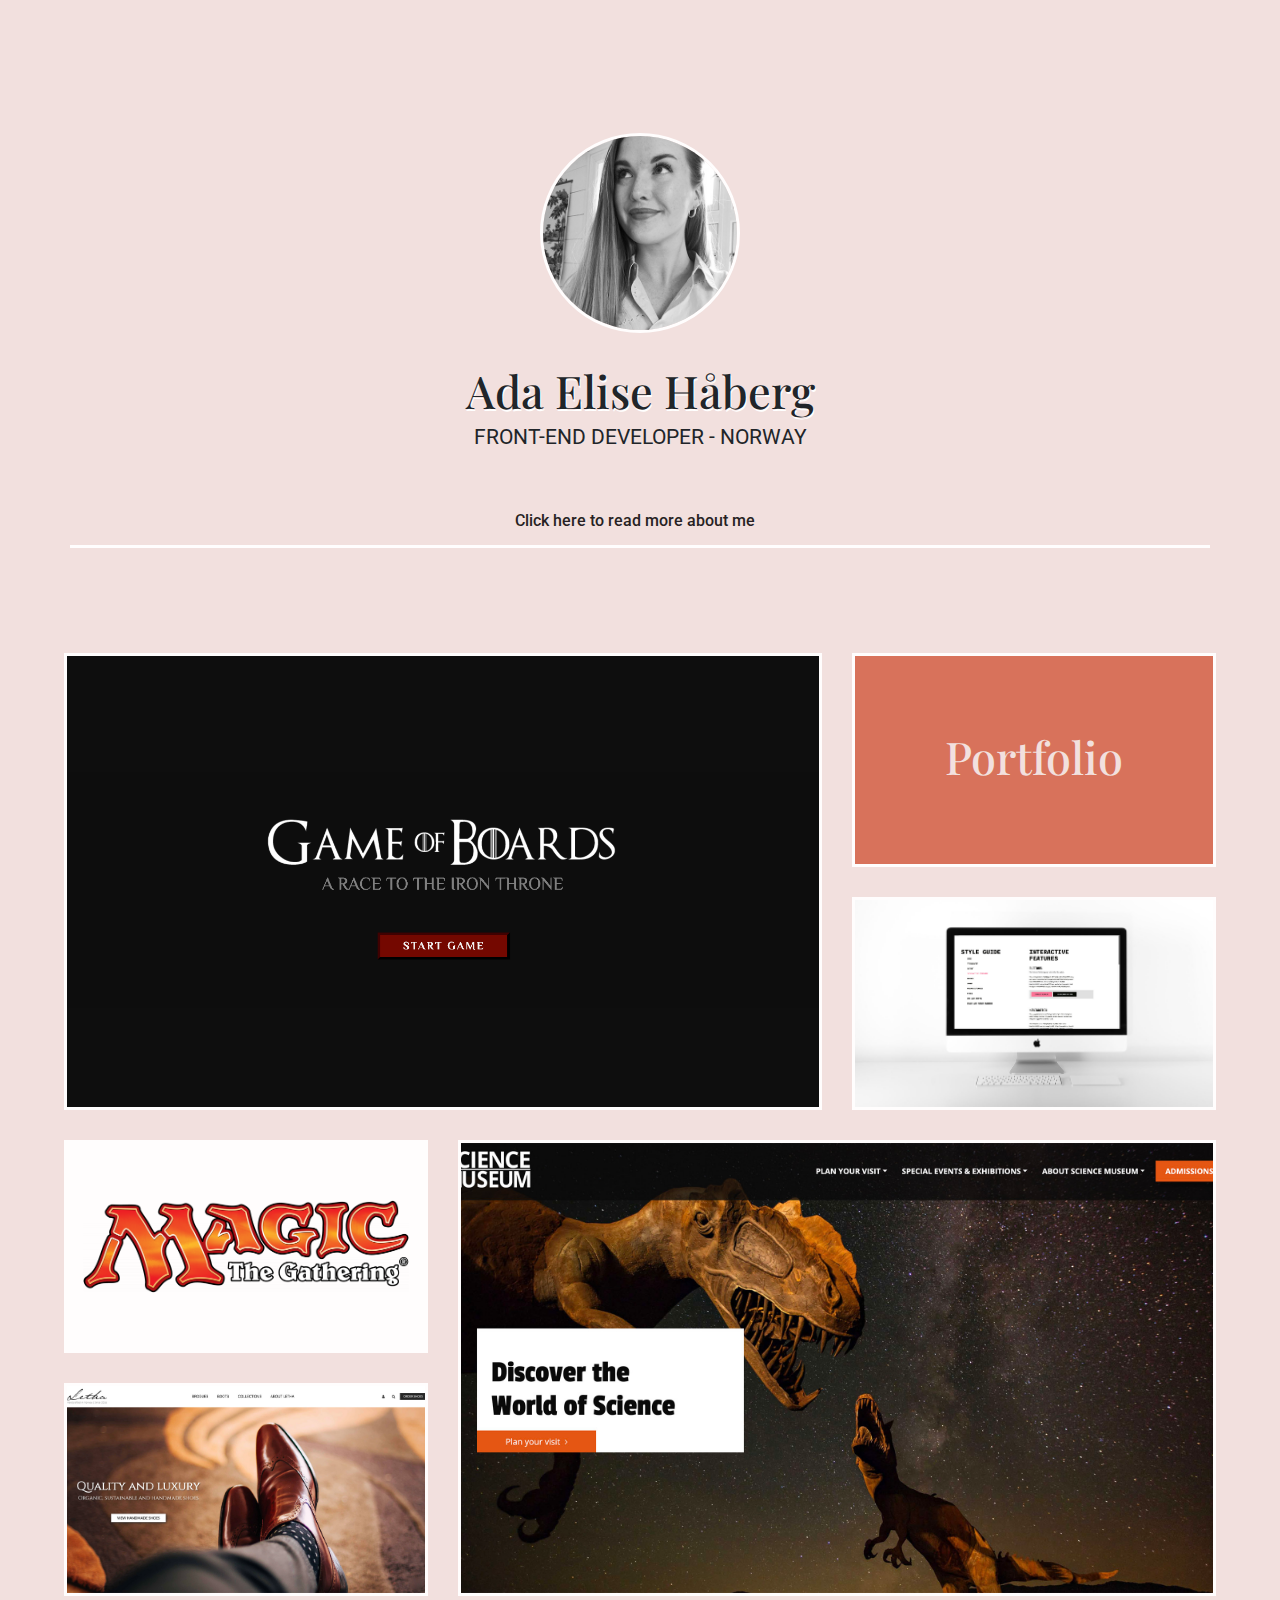
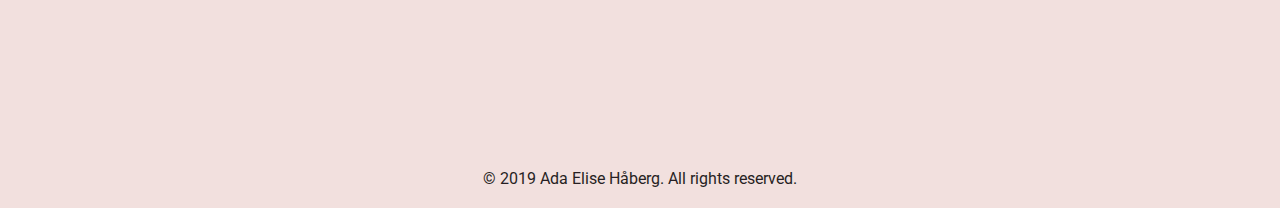
<file: index.html>
<!doctype html>
<html lang="en">
  <head>
    <!-- Required meta tags -->
    <meta charset="utf-8">
    <meta name="viewport" content="width=device-width, initial-scale=1, shrink-to-fit=no">
    <meta name="author" content="Ada Elise Håberg">
    <meta name="description" content="Portfolio with projects I have made as an Front-end Developer">
    <meta name="keywords" content="portfolio, front-end, developer, coding, front, end, front-end developer, javascript, css, html">

    <!-- Bootstrap CSS -->
    <link rel="stylesheet" href="https://stackpath.bootstrapcdn.com/bootstrap/4.3.1/css/bootstrap.min.css" integrity="sha384-ggOyR0iXCbMQv3Xipma34MD+dH/1fQ784/j6cY/iJTQUOhcWr7x9JvoRxT2MZw1T" crossorigin="anonymous">
    <link rel="stylesheet" href="https://use.fontawesome.com/releases/v5.8.1/css/all.css" integrity="sha384-50oBUHEmvpQ+1lW4y57PTFmhCaXp0ML5d60M1M7uH2+nqUivzIebhndOJK28anvf" crossorigin="anonymous">
    <link rel="stylesheet" href="./styles/styles.css">
    <title>Portfolio, Front-end Developer - Ada Elise Håberg</title>
  </head>
  <body>

    <!--Social media, and mail-->
    <div class="[ social social-project ]">
        <a class="[ social__link social__link--github social-project__link ]" href="https://github.com/adahab91" target="_blank" ><i class="[ fab fa-github ][ social__icon ]"></i></a><br/>
        <a class="[ social__link social__link--mail ]" href="mailto:ada.haaberg@gmail.com" ><i class="[ far fa-envelope ][ social__icon ]"></i></a> 
    </div>


    <!--Back to top button-->
    <div class="[ back-to-top__container ]">
        <i id="to-top" class="[ fas fa-chevron-up ][ back-to-top ]"></i>
    </div>
    
    

    <!--information about me-->
    <div class="[ container-fluid ][ portfolio ]">
        <div class="[ container ][ personal-info ]">
            <img id="profile-pic" class="[ personal-info__image spinner-front ]" src="./img/me.jpg">
            <h1 class="[ personal-info__name ]">Ada Elise Håberg</h1>
            <h3 class="[ personal-info__title ]">Front-end Developer - NORWAY</h3>   
            
            <p onclick="toggleElement('toggle')" class="[ read-more ]">Click here to read more about me <i class="[ fas fa-chevron-down ][ read-more__arrow ]"></i></p>

            <div id="toggle" class="[ toggle ]">
                <h3 class="[ personal-info__title toggle__title ]">Skill set:</h3>
                <p class="[ personal-info__text ]"><span class="[ personal-info__skills ]" >HTML/CSS</span><span class="[ personal-info__skills ]">Sass</span><span class="[ personal-info__skills ]" >JavaScript</span><span class="[ personal-info__skills ]" >Photoshop</span><span class="[ personal-info__skills ]" >Illustrator</span><span class="[ personal-info__skills ]" >AdobeXD</span><span class="[ personal-info__skills ]" >Angular</span></p>
                <p class="[ read-more__text ]">
                    27 year old Front-end developer from Norway, Sogn and Fjordane.<br/>
                    Front-end Development education trough Noroff, shool of technology and digital media. <br/> 
                    Got a bachelors degree in Innovationmanagement and Entrepreneurship. <br/> 
                    Have a passion for coding and aesthetically pleasing webpages. <br/>
                    Animal lover. Got three cats, 10 hens, 10 sheeps and 50 goats. <br/> 
                </p>
                
            </div>
        
        </div>

        

        <div class="[ row ]">
            <!--______1 ROW___________-->
            <!--large project image-->
            <div class="[ col-md-8 ][ project--large ]">
                <div class="[ project game-of-boards-sp ]">
                    <a class="[ overlay__link ]" href="./game-of-boards-sp.html">
                        <div class="[ overlay overlay--4 ]">
                            <h3 class="[ label ]" >Semester project 2 - Noroff</h3>
                            <h2 class="[ title ]" >Game of Boards</h2>
                        </div>
                    </a>
                </div>
            </div>
           
            <!--small project image-->
            <div class="[ col-md-4 ][ small-project-container ]">
                <div class="[ col-12 ][ project--small ]" >
                    <div class="[ project project__text ]">
                        <h1 class="[ portfolio__heading ]">Portfolio</h1>
                    </div>
                </div>
                <div class="[ col-12 ][ project--small leitha ]" >
                    <div class="[ project style-guide-sp ]">
                        <a class="[ overlay__link ]" href="./style-guide-sp.html">
                            <div class="[ overlay overlay--3 ]">
                                <h3 class="[ label ]" >School project - Noroff</h3>
                                <h1 class="[ title ]" >Style Guide</h1>
                            </div>
                        </a>
                    </div>
                </div>
            </div>



            <!--______2 ROW______________ -->
            <!--small project image-->
            <div class="[ col-md-4 ][ small-project-container ]">
                <div class="[ col-12 ][ project--small ]" >
                    <div class="[ project angular-app-sp ]">
                        <a class="[ overlay__link ]" href="mtg-cards.html">
                            <div class="[ overlay overlay--3 ]">
                                <h3 class="[ label ]" >School project - Noroff</h3>
                                <h1 class="[ title ]" >Angular App</h1>
                            </div>
                        </a>
                    </div>
                </div>
                <div class="[ col-12 ][ project--small leitha ]" >
                    <div class="[ project letha-sp ]">
                        <a class="[ overlay__link ]" href="./letha-sp.html">
                            <div class="[ overlay overlay--2 ]">
                                <h3 class="[ label ]" >School project - Noroff</h3>
                                <h1 class="[ title ]" >Letha</h1>
                            </div>
                        </a>
                    </div>
                </div>
            </div>


            <!--large project image-->
            <div class="[ col-md-8 ][ project--large ]">
                <div class="[ project science-museum-sp ]">
                    <a class="[ overlay__link ]" href="./science-museum-sp.html">
                        <div class="[ overlay overlay--1 ]">
                            <h3 class="[ label ]" >Semester project 1 - Noroff</h3>
                            <h2 class="[ title ]" >Science Museum</h2>
                        </div>
                    </a>
                </div>
            </div>
        </div>
    </div>

    <div class="[ container ][ footer ]">
        <p class="[ footer__text ]">© 2019 Ada Elise Håberg. All rights reserved. </p>
    </div>

    <!-- Optional JavaScript -->
    <!-- jQuery first, then Popper.js, then Bootstrap JS -->
    <script src="https://code.jquery.com/jquery-3.3.1.slim.min.js" integrity="sha384-q8i/X+965DzO0rT7abK41JStQIAqVgRVzpbzo5smXKp4YfRvH+8abtTE1Pi6jizo" crossorigin="anonymous"></script>
    <script src="https://cdnjs.cloudflare.com/ajax/libs/popper.js/1.14.7/umd/popper.min.js" integrity="sha384-UO2eT0CpHqdSJQ6hJty5KVphtPhzWj9WO1clHTMGa3JDZwrnQq4sF86dIHNDz0W1" crossorigin="anonymous"></script>
    <script src="https://stackpath.bootstrapcdn.com/bootstrap/4.3.1/js/bootstrap.min.js" integrity="sha384-JjSmVgyd0p3pXB1rRibZUAYoIIy6OrQ6VrjIEaFf/nJGzIxFDsf4x0xIM+B07jRM" crossorigin="anonymous"></script>
    <script src="./scripts/components.js"></script> 
</body>
</html>
</file>
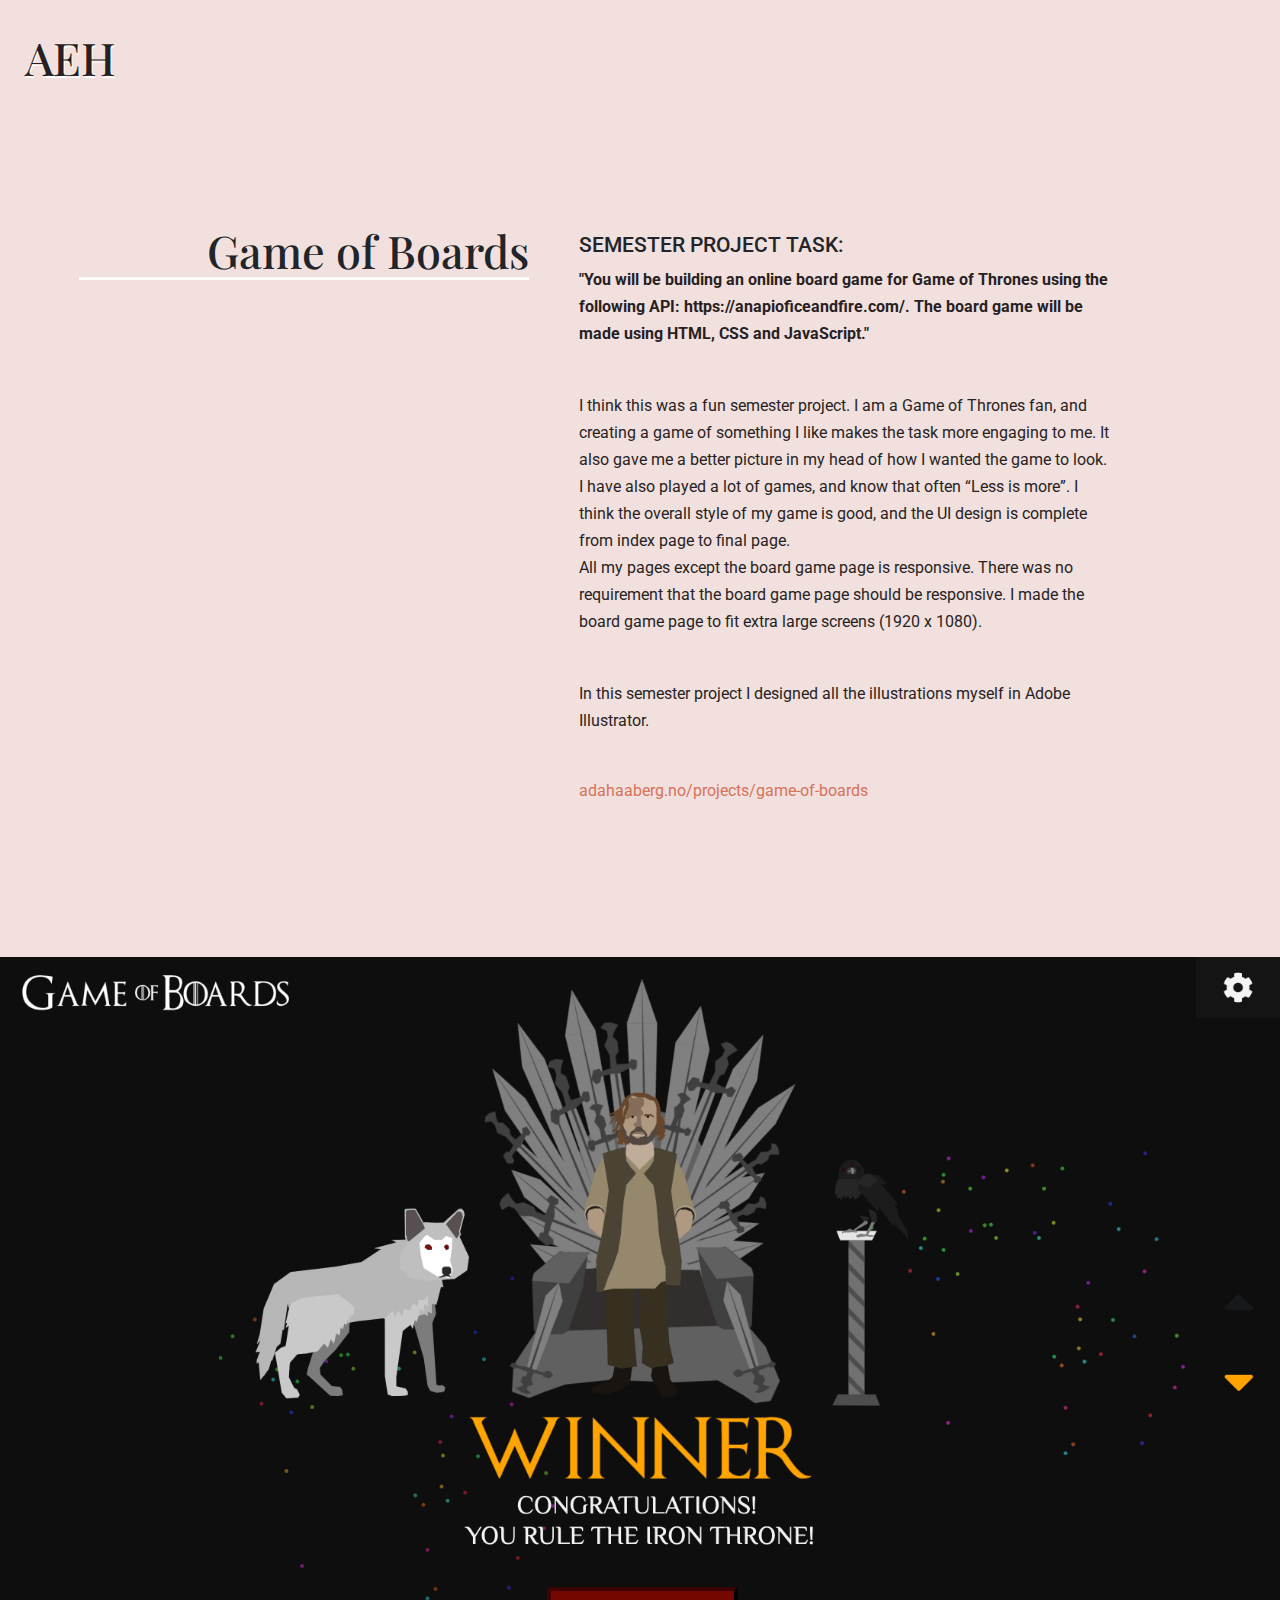
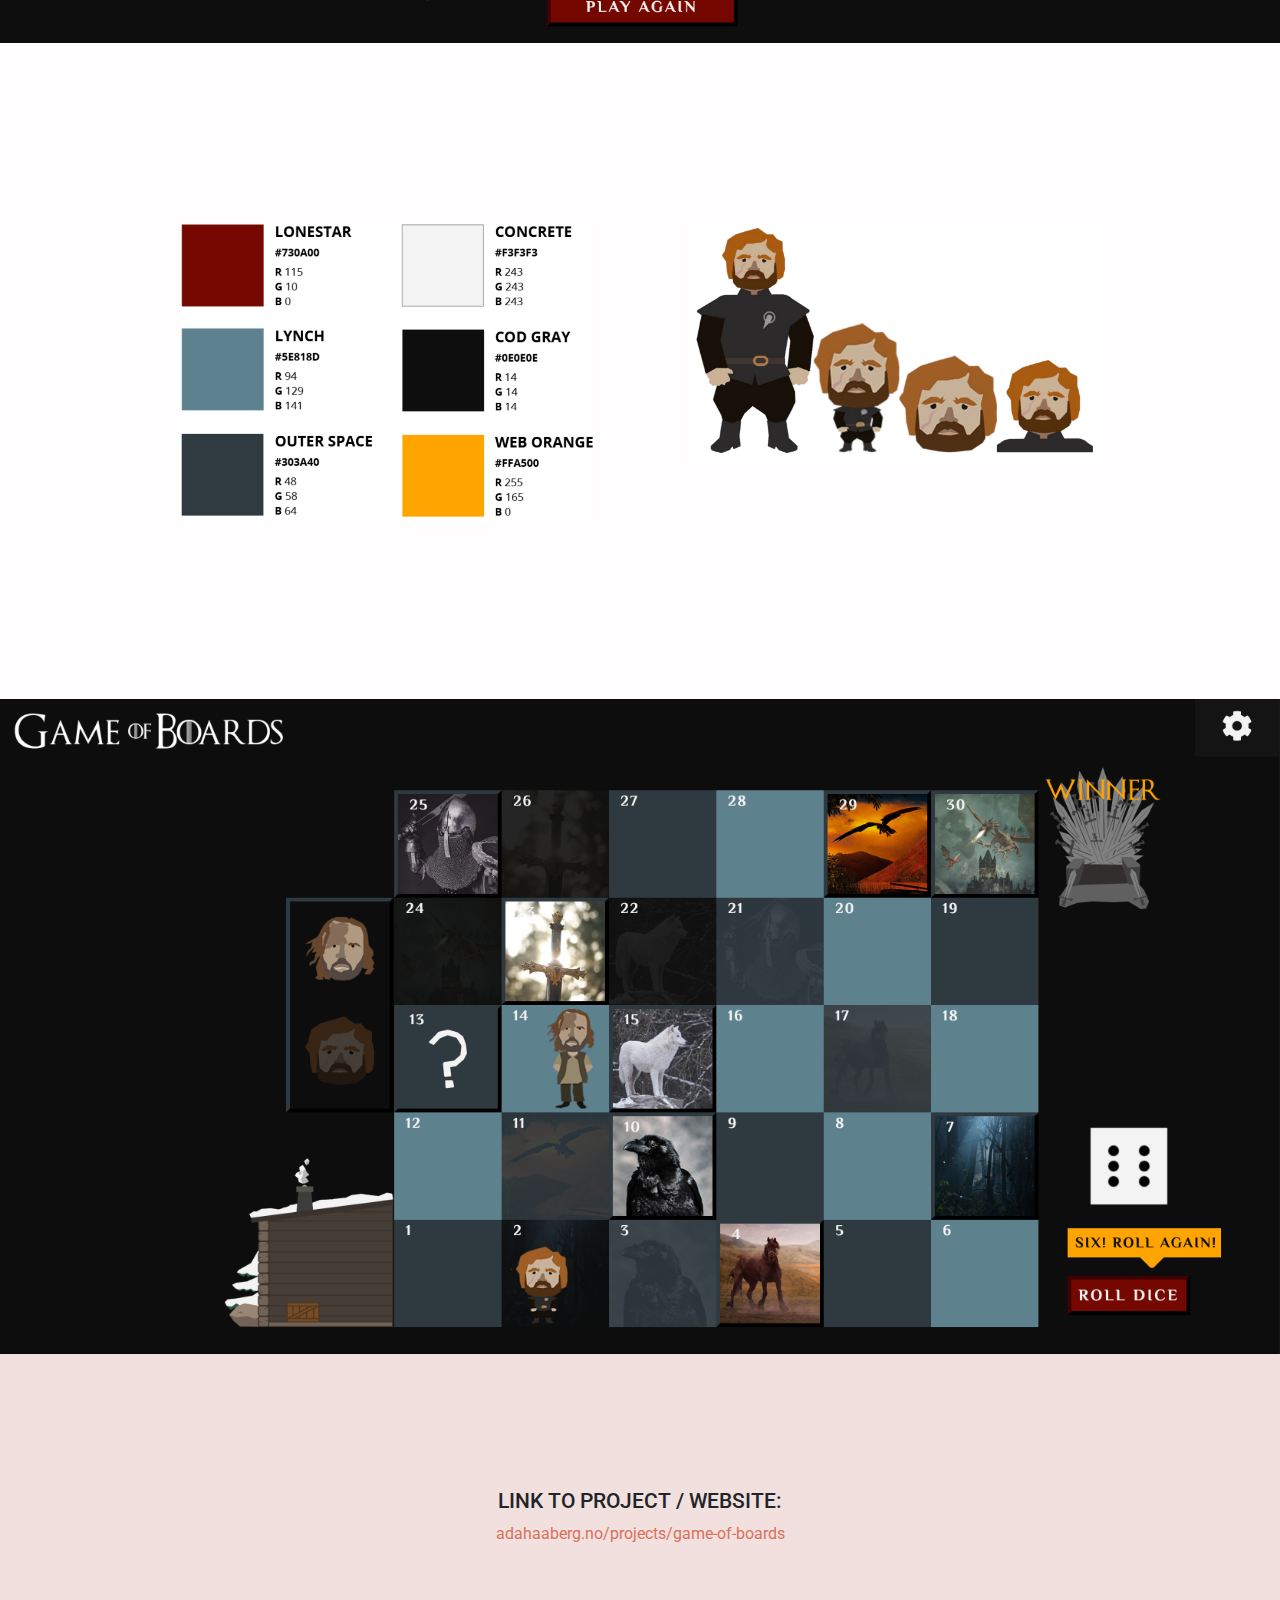
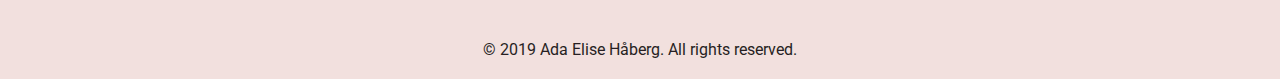
<file: game-of-boards-sp.html>
<!doctype html>
<html lang="en">
  <head>
    <!-- Required meta tags -->
    <meta charset="utf-8">
    <meta name="viewport" content="width=device-width, initial-scale=1, shrink-to-fit=no">
    <meta name="author" content="Ada Elise Håberg">
    <meta name="description" content="Portfolio with projects I have made as an Front-end Developer">
    <meta name="keywords" content="portfolio, front-end, developer, coding, front, end, front-end developer, javascript, css, html">

    <!-- Bootstrap CSS -->
    <link rel="stylesheet" href="https://stackpath.bootstrapcdn.com/bootstrap/4.3.1/css/bootstrap.min.css" integrity="sha384-ggOyR0iXCbMQv3Xipma34MD+dH/1fQ784/j6cY/iJTQUOhcWr7x9JvoRxT2MZw1T" crossorigin="anonymous">
    <link rel="stylesheet" href="https://use.fontawesome.com/releases/v5.8.1/css/all.css" integrity="sha384-50oBUHEmvpQ+1lW4y57PTFmhCaXp0ML5d60M1M7uH2+nqUivzIebhndOJK28anvf" crossorigin="anonymous">
    <link rel="stylesheet" href="./styles/styles.css">
    <title>Portfolio, Front-end Developer - Ada Elise Håberg</title>
  </head>
  <body>
    <div class="[ container-fluid ][ portfolio ]">

        <!--_____LOGO_____-->
        <div class="[ logo ]">
            <a class="[ logo__link ]" href="./index.html"><h1 class="[ logo__name ]">AEH</h1></a>
        </div>

        <!--Social media, and mail-->
        <div class="[ social social-project ]">
            <a class="[ social__link social__link--github social-project__link ]" href="https://github.com/adahab91" target="_blank" ><i class="[ fab fa-github ][ social__icon social__icon--pink ]"></i></a><br/>
            <a class="[ social__link social__link--mail ]" href="mailto:ada.haaberg@gmail.com" ><i class="[ far fa-envelope ][ social__icon social__icon--pink ]"></i></a> 
        </div>

        <!--_____INFORMATION ABOUT PROJECT_____-->
        <div class="[ row mx-0 ][ project-page ]">
            <div class="[ col-md-5 ][ project-page__heading-container ]">
                <h1 class="[ portfolio__heading project-page__heading ]" >Game of Boards </h1>
            </div>
            <div class="[ col-md-7 ][ project-page__text-container ]">
                <h3 class="[ project-page__heading--medium ]" >Semester Project task: </h3>
                <p class="[ project-page__text ]"><strong>
                    "You will be building an online board game for Game of Thrones using the following API: https://anapioficeandfire.com/. The board game will be made using HTML, CSS and JavaScript." </strong>
                </p>
                <p class="[ project-page__text ]" >
                    I think this was a fun semester project. I am a Game of Thrones fan, and creating a game of something I like makes the task more engaging to me. It also gave me a better picture in my head of how I wanted the game to look. I have also played a lot of games, and know that often “Less is more”. I think the overall style of my game is good, and the UI design is complete from index page to final page. </br>

                    All my pages except the board game page is responsive. There was no requirement that the board game page should be responsive. I made the board game page to fit extra large screens (1920 x 1080).
                </p>

                <p class="[ project-page__text ]" >
                    In this semester project I designed all the illustrations myself in Adobe Illustrator. 
                </p>

                <a class="[ project-page__goto--link ]" href="https://adahaaberg.no/projects/game-of-boards/" target="_blank">adahaaberg.no/projects/game-of-boards</a>
            </div>
        </div>
    </div>

    <!--_____FULL VW IMAGE_____-->
    <div class="[ col-12 ][ project-page__vw-image-container ]">
        <img class="[ project-page__vw-image ]" src="./img/projects/game-of-boards/youwon.png" alt="Winning page">
    </div>
    

    <!--_____OTHER CONTENT, IMAGES ETC_____-->
    <div class="[ container-fluid ][ game-of-boards__container ]">
        <div class="[ row mx-0 ][ game-of-boards__row ]">
            <div class="[ col-md-6 ][ game-of-boards__img-container ]">
                <img class="[ img-fluid ]" src="./img/projects/game-of-boards/colors.png" alt="Colors used in project">
            </div>

            <!--___Carousel____-->
            <div class="[ col-md-6 ][ game-of-boards__img-container ]">
                <div id="carouselExampleControls" class="[ carousel slide ]" data-ride="carousel">                  
                    <div class="[ carousel-inner ]">
                      <div class="[ carousel-item active ]">
                        <img src="./img/projects/game-of-boards/tyrion.png" class="[ d-block w-100 ]" alt="Game of Thrones Tyrion">
                      </div>
                      <div class="[ carousel-item ]">
                        <img src="./img/projects/game-of-boards/samwell.png" class="[ d-block w-100 ]" alt="Game of Thrones Samwell">
                      </div>
                      <div class="[ carousel-item ]">
                        <img src="./img/projects/game-of-boards/sansa.png" class="[ d-block w-100 ]" alt="Game of Thrones Sansa">
                      </div>
                      <div class="[ carousel-item ]">
                        <img src="./img/projects/game-of-boards/arja.png" class="[ d-block w-100 ]" alt="Game of Thrones Arja">
                      </div>
                      <div class="[ carousel-item ]">
                        <img src="./img/projects/game-of-boards/kaleesi.png" class="[ d-block w-100 ]" alt="Game of Thrones Kaleesi">
                      </div>
                      <div class="[ carousel-item ]">
                        <img src="./img/projects/game-of-boards/skalla.png" class="[ d-block w-100 ]" alt="Game of Thrones">
                      </div>
                      <div class="[ carousel-item ]">
                        <img src="./img/projects/game-of-boards/hound.png" class="[ d-block w-100 ]" alt="Game of Thrones Hound">
                      </div>
                      <div class="[ carousel-item ]">
                        <img src="./img/projects/game-of-boards/sersei.png" class="[ d-block w-100 ]" alt="Game of Thrones Sersei">
                      </div>
                      <div class="[ carousel-item ]">
                        <img src="./img/projects/game-of-boards/melisandre.png" class="[ d-block w-100 ]" alt="Game of Thrones Melisandre">
                      </div>
                    </div>
                  </div>
            </div>
        </div>
    </div>


     <!--_____FULL VW IMAGE_____-->
     <div class="[ col-12 ][ project-page__vw-image-container ]">
        <img class="[ project-page__vw-image ]" src="./img/projects/game-of-boards/gameplay.png" alt="Gameplay">
    </div>

    <div class="[ col-12 ][ project-page__goto ]">
        <h3 class="[ project-page__heading--medium ]">Link to project / website: </h3>
        <a class="[ project-page__goto--link ]" target="_blank" href="https://adahaaberg.no/projects/game-of-boards/">adahaaberg.no/projects/game-of-boards</a>
    </div>

    <!--_____FOOTER_____-->
    <div class="[ container ][ footer ]">
        <p class="[ footer__text ]">© 2019 Ada Elise Håberg. All rights reserved. </p>
    </div>

    <!-- Optional JavaScript -->
    <!-- jQuery first, then Popper.js, then Bootstrap JS -->
    <script src="https://code.jquery.com/jquery-3.3.1.slim.min.js" integrity="sha384-q8i/X+965DzO0rT7abK41JStQIAqVgRVzpbzo5smXKp4YfRvH+8abtTE1Pi6jizo" crossorigin="anonymous"></script>
    <script src="https://cdnjs.cloudflare.com/ajax/libs/popper.js/1.14.7/umd/popper.min.js" integrity="sha384-UO2eT0CpHqdSJQ6hJty5KVphtPhzWj9WO1clHTMGa3JDZwrnQq4sF86dIHNDz0W1" crossorigin="anonymous"></script>
    <script src="https://stackpath.bootstrapcdn.com/bootstrap/4.3.1/js/bootstrap.min.js" integrity="sha384-JjSmVgyd0p3pXB1rRibZUAYoIIy6OrQ6VrjIEaFf/nJGzIxFDsf4x0xIM+B07jRM" crossorigin="anonymous"></script>
    <!-- <script src="./scripts/overlay.js"></script> -->
    <script src="./scripts/components.js"></script> 
</body>
</html>
</file>
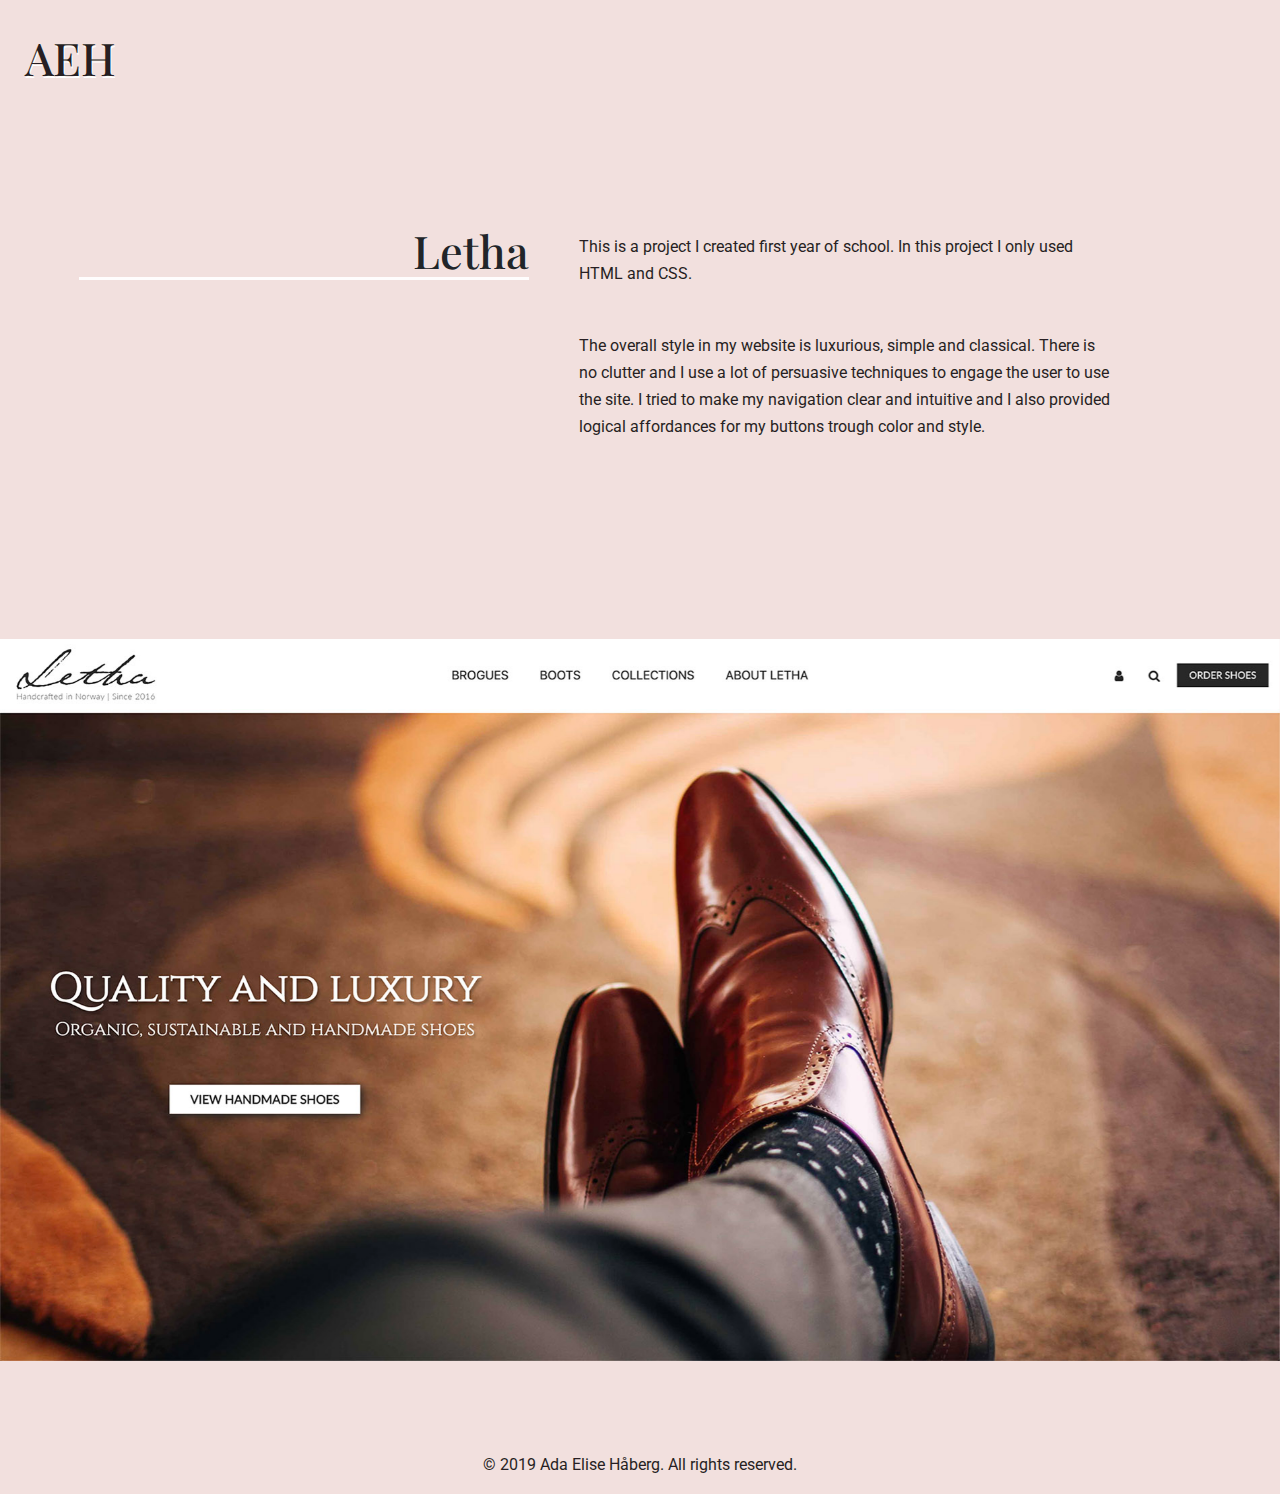
<file: letha-sp.html>
<!doctype html>
<html lang="en">
  <head>
    <!-- Required meta tags -->
    <meta charset="utf-8">
    <meta name="viewport" content="width=device-width, initial-scale=1, shrink-to-fit=no">
    <meta name="author" content="Ada Elise Håberg">
    <meta name="description" content="Portfolio with projects I have made as an Front-end Developer">
    <meta name="keywords" content="portfolio, front-end, developer, coding, front, end, front-end developer, javascript, css, html">

    <!-- Bootstrap CSS -->
    <link rel="stylesheet" href="https://stackpath.bootstrapcdn.com/bootstrap/4.3.1/css/bootstrap.min.css" integrity="sha384-ggOyR0iXCbMQv3Xipma34MD+dH/1fQ784/j6cY/iJTQUOhcWr7x9JvoRxT2MZw1T" crossorigin="anonymous">
    <link rel="stylesheet" href="https://use.fontawesome.com/releases/v5.8.1/css/all.css" integrity="sha384-50oBUHEmvpQ+1lW4y57PTFmhCaXp0ML5d60M1M7uH2+nqUivzIebhndOJK28anvf" crossorigin="anonymous">
    <link rel="stylesheet" href="./styles/styles.css">
    <title>Portfolio, Front-end Developer - Ada Elise Håberg</title>
  </head>
  <body>
    <div class="[ container-fluid ][ portfolio ]">

        <!--_____LOGO_____-->
        <div class="[ logo ]">
            <a class="[ logo__link ]" href="./index.html"><h1 class="[ logo__name ]">AEH</h1></a>
        </div>

        <!--Social media, and mail-->
        <div class="[ social social-project ]">
            <a class="[ social__link social__link--github social-project__link ]" href="https://github.com/adahab91" target="_blank" ><i class="[ fab fa-github ][ social__icon social__icon--pink ]"></i></a><br/>
            <a class="[ social__link social__link--mail ]" href="mailto:ada.haaberg@gmail.com" ><i class="[ far fa-envelope ][ social__icon social__icon--pink ]"></i></a> 
        </div>

        <!--_____INFORMATION ABOUT PROJECT_____-->
        <div class="[ row mx-0 ][ project-page ]">
            <div class="[ col-md-5 ][ project-page__heading-container ]">
                <h1 class="[ portfolio__heading project-page__heading ]" >Letha </h1>
            </div>
            <div class="[ col-md-7 ][ project-page__text-container ]">
                <p class="[ project-page__text ]" >
                    This is a project I created first year of school. In this project I only used HTML and CSS. 
                </p>
                <p class="[ project-page__text ]" >
                    The overall style in my website is luxurious, simple and classical. There is no clutter and I use a lot of persuasive techniques to engage the user to use the site. I tried to make my navigation clear and intuitive and I also provided logical affordances for my buttons trough color and style.
                </p>
            </div>
        </div>
    </div>

<!--___Carousel____-->
<div class="[ col-md-12 ][ letha__carousel ]">
        <div id="carouselExampleControls" class="[ carousel slide ]" data-ride="carousel">                  
            <div class="[ carousel-inner ]">
              <div class="[ carousel-item active ]">
                <img src="./img/projects/letha-sp/frontpg.jpg" class="[ d-block w-100 ]" alt="Index page">
              </div>
              <div class="[ carousel-item ]">
                <img src="./img/projects/letha-sp/info.jpg" class="[ d-block w-100 ]" alt="Information">
              </div>
              <div class="[ carousel-item ]">
                <img src="./img/projects/letha-sp/products.jpg" class="[ d-block w-100 ]" alt="Image of products">
              </div>
              <div class="[ carousel-item ]">
                <img src="./img/projects/letha-sp/footer.jpg" class="[ d-block w-100 ]" alt="Image of footer and inspiration">
              </div>
            </div>
          </div>
    </div>

    <!--_____FOOTER_____-->
    <div class="[ container ][ footer ]">
        <p class="[ footer__text ]">© 2019 Ada Elise Håberg. All rights reserved. </p>
    </div>

    <!-- Optional JavaScript -->
    <!-- jQuery first, then Popper.js, then Bootstrap JS -->
    <script src="https://code.jquery.com/jquery-3.3.1.slim.min.js" integrity="sha384-q8i/X+965DzO0rT7abK41JStQIAqVgRVzpbzo5smXKp4YfRvH+8abtTE1Pi6jizo" crossorigin="anonymous"></script>
    <script src="https://cdnjs.cloudflare.com/ajax/libs/popper.js/1.14.7/umd/popper.min.js" integrity="sha384-UO2eT0CpHqdSJQ6hJty5KVphtPhzWj9WO1clHTMGa3JDZwrnQq4sF86dIHNDz0W1" crossorigin="anonymous"></script>
    <script src="https://stackpath.bootstrapcdn.com/bootstrap/4.3.1/js/bootstrap.min.js" integrity="sha384-JjSmVgyd0p3pXB1rRibZUAYoIIy6OrQ6VrjIEaFf/nJGzIxFDsf4x0xIM+B07jRM" crossorigin="anonymous"></script>
    <!-- <script src="./scripts/overlay.js"></script> -->
</body>
</html>
</file>
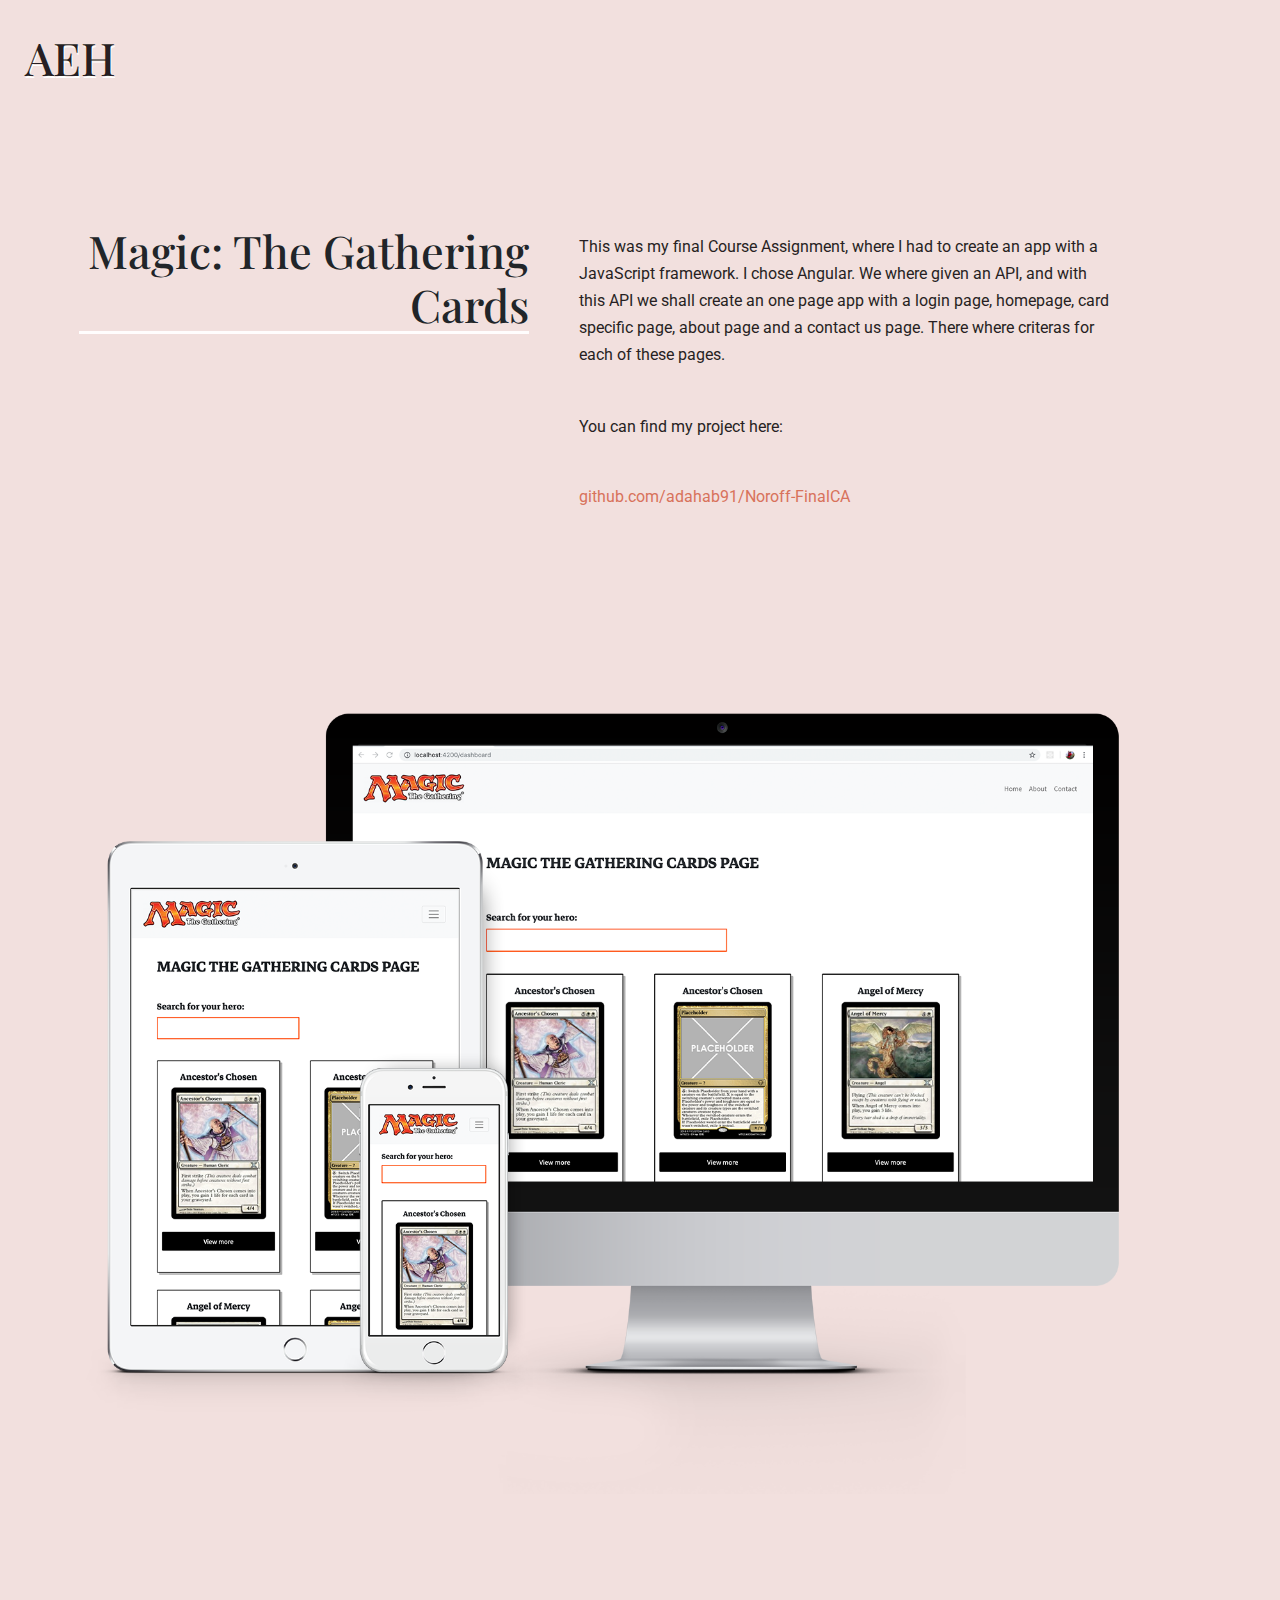
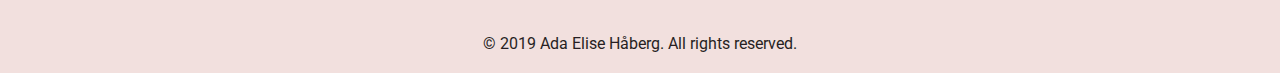
<file: mtg-cards.html>
<!doctype html>
<html lang="en">
  <head>
    <!-- Required meta tags -->
    <meta charset="utf-8">
    <meta name="viewport" content="width=device-width, initial-scale=1, shrink-to-fit=no">
    <meta name="author" content="Ada Elise Håberg">
    <meta name="description" content="Portfolio with projects I have made as an Front-end Developer">
    <meta name="keywords" content="portfolio, front-end, developer, coding, front, end, front-end developer, javascript, css, html">

    <!-- Bootstrap CSS -->
    <link rel="stylesheet" href="https://stackpath.bootstrapcdn.com/bootstrap/4.3.1/css/bootstrap.min.css" integrity="sha384-ggOyR0iXCbMQv3Xipma34MD+dH/1fQ784/j6cY/iJTQUOhcWr7x9JvoRxT2MZw1T" crossorigin="anonymous">
    <link rel="stylesheet" href="https://use.fontawesome.com/releases/v5.8.1/css/all.css" integrity="sha384-50oBUHEmvpQ+1lW4y57PTFmhCaXp0ML5d60M1M7uH2+nqUivzIebhndOJK28anvf" crossorigin="anonymous">
    <link rel="stylesheet" href="./../styles/styles.css">
    <title>Portfolio, Front-end Developer - Ada Elise Håberg</title>
  </head>
  <body>
    <div class="[ container-fluid ][ portfolio ]">

        <!--_____LOGO_____-->
        <div class="[ logo ]">
            <a class="[ logo__link ]" href="./index.html"><h1 class="[ logo__name ]">AEH</h1></a>
        </div>

        <!--Social media, and mail-->
        <div class="[ social social-project ]">
            <a class="[ social__link social__link--github social-project__link ]" href="https://github.com/adahab91" target="_blank" ><i class="[ fab fa-github ][ social__icon social__icon--pink ]"></i></a><br/>
            <a class="[ social__link social__link--mail ]" href="mailto:ada.haaberg@gmail.com" ><i class="[ far fa-envelope ][ social__icon social__icon--pink ]"></i></a> 
        </div>

        <!--_____INFORMATION ABOUT PROJECT_____-->
        <div class="[ row mx-0 ][ project-page ]">
            <div class="[ col-md-5 ][ project-page__heading-container ]">
                <h1 class="[ portfolio__heading project-page__heading ]" >Magic: The Gathering Cards </h1>
            </div>
            <div class="[ col-md-7 ][ project-page__text-container ]">
                <p class="[ project-page__text ]" >
                    This was my final Course Assignment, where I had to create an app with a JavaScript framework. I chose Angular. 
                    We where given an API, and with this API we shall create an one page app with a login page, homepage, card specific page, about page and a contact us page. There where criteras for each of these pages. 

                </p>
                <p class="[ project-page__text ]" >
                    You can find my project here: 
                </p>
                <a class="[ project-page__goto--link ]" href="https://github.com/adahab91/Noroff-FinalCA" target="_blank">github.com/adahab91/Noroff-FinalCA</a>
            </div>
        </div>
    </div>
    <!--_____FULL VW IMAGE_____-->
    <div class="[ col-12 ][ project-page__vw-image-container ]">
        <img class="[ project-page__vw-image ]" src="./img/projects/mtg-cards-sp/mockup-mtg.png" alt="Winning page">
    </div>


    <!--_____FOOTER_____-->
    <div class="[ container ][ footer ]">
        <p class="[ footer__text ]">© 2019 Ada Elise Håberg. All rights reserved. </p>
    </div>

    <!-- Optional JavaScript -->
    <!-- jQuery first, then Popper.js, then Bootstrap JS -->
    <script src="https://code.jquery.com/jquery-3.3.1.slim.min.js" integrity="sha384-q8i/X+965DzO0rT7abK41JStQIAqVgRVzpbzo5smXKp4YfRvH+8abtTE1Pi6jizo" crossorigin="anonymous"></script>
    <script src="https://cdnjs.cloudflare.com/ajax/libs/popper.js/1.14.7/umd/popper.min.js" integrity="sha384-UO2eT0CpHqdSJQ6hJty5KVphtPhzWj9WO1clHTMGa3JDZwrnQq4sF86dIHNDz0W1" crossorigin="anonymous"></script>
    <script src="https://stackpath.bootstrapcdn.com/bootstrap/4.3.1/js/bootstrap.min.js" integrity="sha384-JjSmVgyd0p3pXB1rRibZUAYoIIy6OrQ6VrjIEaFf/nJGzIxFDsf4x0xIM+B07jRM" crossorigin="anonymous"></script>
</body>
</html>
</file>
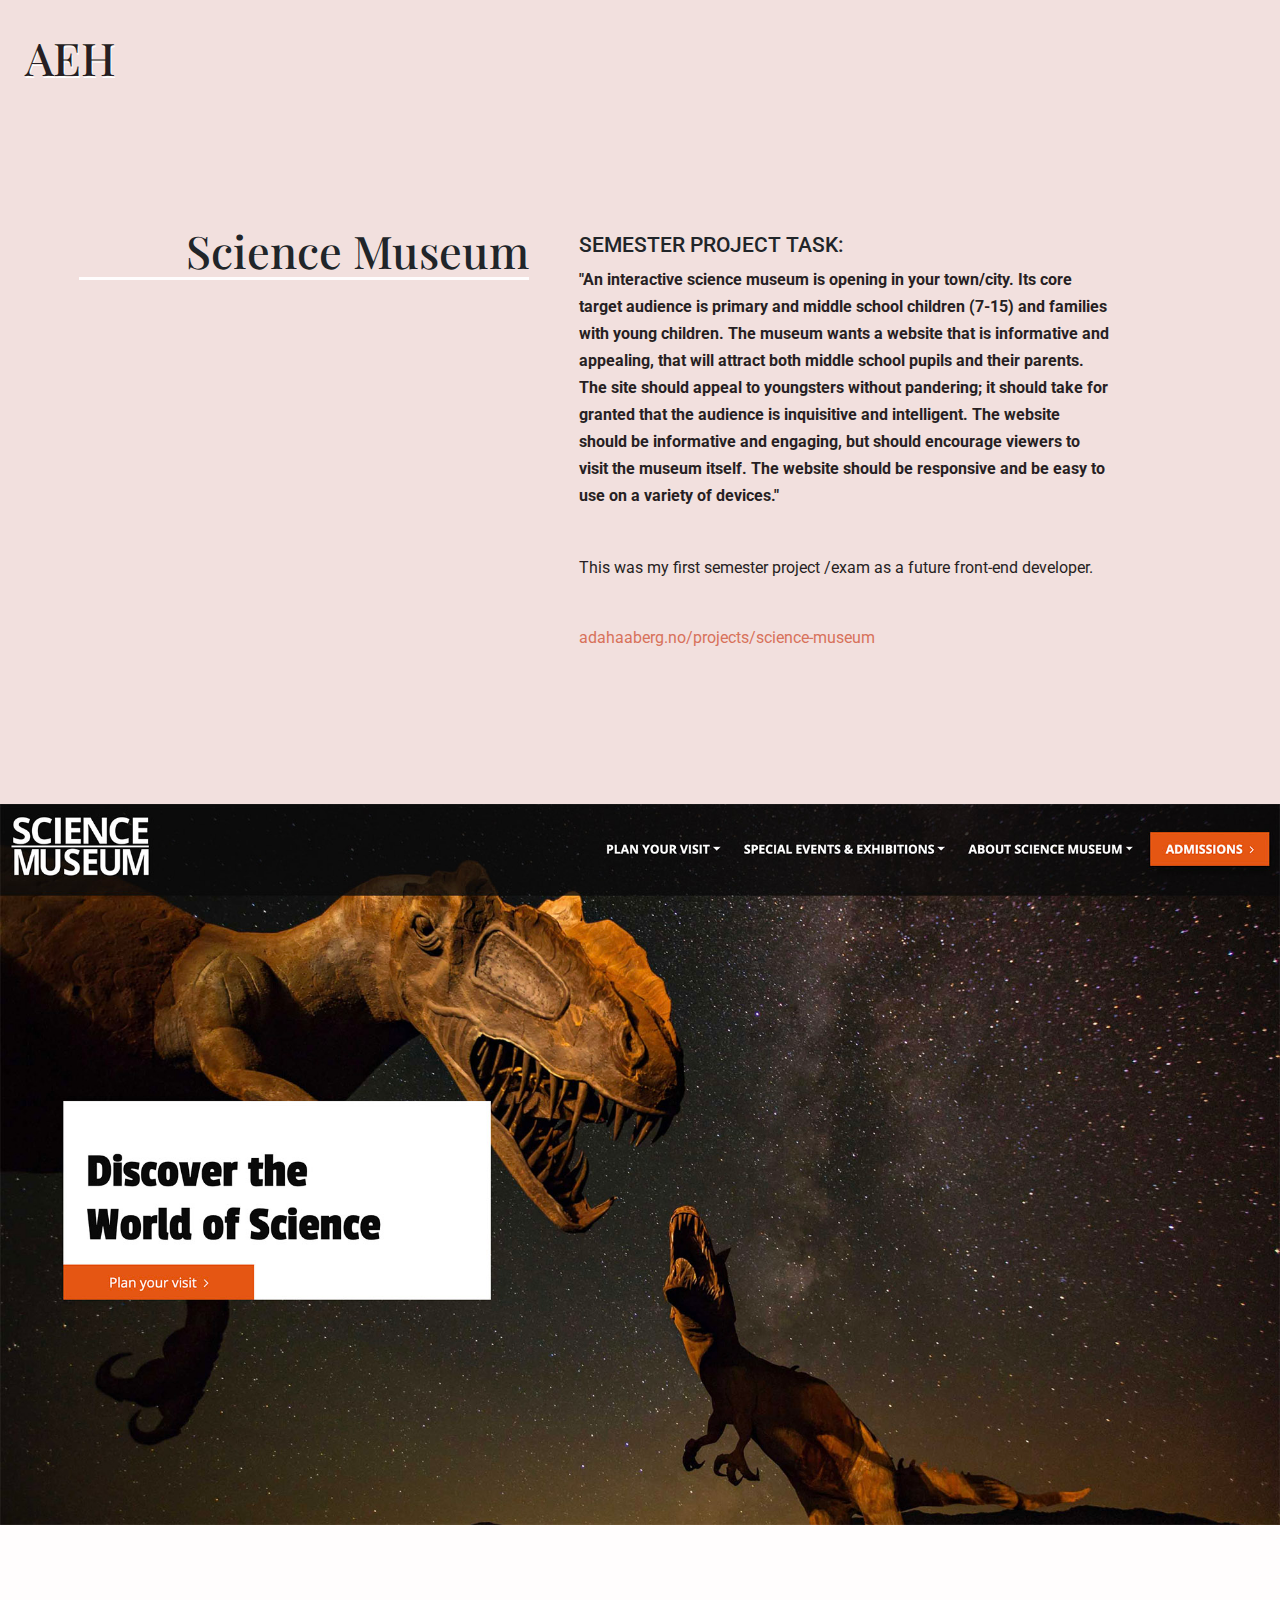
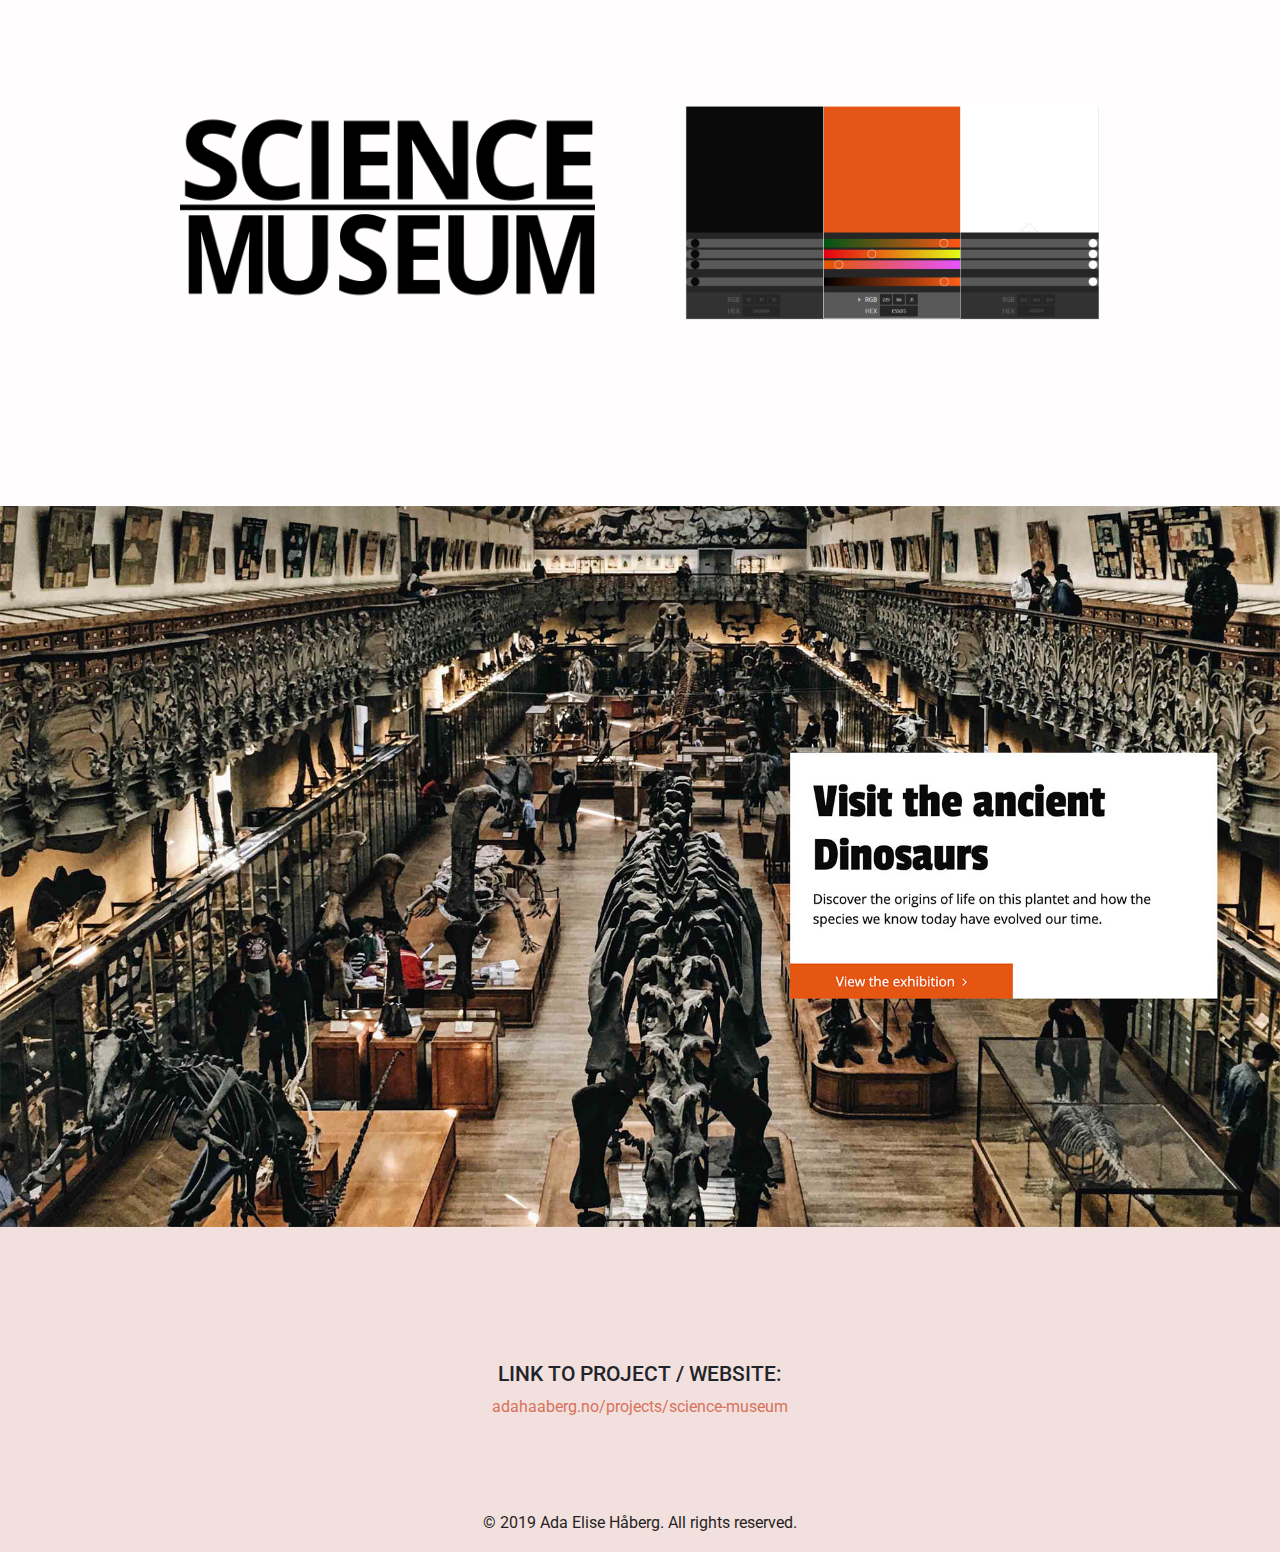
<file: science-museum-sp.html>
<!doctype html>
<html lang="en">
  <head>
    <!-- Required meta tags -->
    <meta charset="utf-8">
    <meta name="viewport" content="width=device-width, initial-scale=1, shrink-to-fit=no">
    <meta name="author" content="Ada Elise Håberg">
    <meta name="description" content="Portfolio with projects I have made as an Front-end Developer">
    <meta name="keywords" content="portfolio, front-end, developer, coding, front, end, front-end developer, javascript, css, html">

    <!-- Bootstrap CSS -->
    <link rel="stylesheet" href="https://stackpath.bootstrapcdn.com/bootstrap/4.3.1/css/bootstrap.min.css" integrity="sha384-ggOyR0iXCbMQv3Xipma34MD+dH/1fQ784/j6cY/iJTQUOhcWr7x9JvoRxT2MZw1T" crossorigin="anonymous">
    <link rel="stylesheet" href="https://use.fontawesome.com/releases/v5.8.1/css/all.css" integrity="sha384-50oBUHEmvpQ+1lW4y57PTFmhCaXp0ML5d60M1M7uH2+nqUivzIebhndOJK28anvf" crossorigin="anonymous">
    <link rel="stylesheet" href="./styles/styles.css">
    <title>Portfolio, Front-end Developer - Ada Elise Håberg</title>
  </head>
  <body>
    <div class="[ container-fluid ][ portfolio ]">

        <!--_____LOGO_____-->
        <div class="[ logo ]">
            <a class="[ logo__link ]" href="./index.html"><h1 class="[ logo__name ]">AEH</h1></a>
        </div>

        <!--Social media, and mail-->
        <div class="[ social social-project ]">
            <a class="[ social__link social__link--github social-project__link ]" href="https://github.com/adahab91" target="_blank" ><i class="[ fab fa-github ][ social__icon social__icon--pink ]"></i></a><br/>
            <a class="[ social__link social__link--mail ]" href="mailto:ada.haaberg@gmail.com" ><i class="[ far fa-envelope ][ social__icon social__icon--pink ]"></i></a> 
        </div>

        <!--_____INFORMATION ABOUT PROJECT_____-->
        <div class="[ row mx-0 ][ project-page ]">
            <div class="[ col-md-5 ][ project-page__heading-container ]">
                <h1 class="[ portfolio__heading project-page__heading ]" >Science Museum </h1>
            </div>
            <div class="[ col-md-7 ][ project-page__text-container ]">
                <h3 class="[ project-page__heading--medium ]" >Semester Project task: </h3>
                <p class="[ project-page__text ]"><strong>
                    "An interactive science museum is opening in your town/city. Its core target audience is primary and middle school children (7-15) and families with young children. The museum wants a website that is informative and appealing, that will attract both middle school pupils and their parents. The site should appeal to youngsters without pandering; it should take for granted that the audience is inquisitive and intelligent. The website should be informative and engaging, but should encourage viewers to visit the museum itself. The website should be responsive and be easy to use on a variety of devices." </strong>
                </p>

                <p class="[ project-page__text ]" >
                    This was my first semester project /exam as a future front-end developer.
                </p>
                <a class="[ project-page__goto--link ]" href="https://adahaaberg.no/projects/science-museum/" target="_blank">adahaaberg.no/projects/science-museum</a>
            </div>
        </div>
    </div>

    <!--_____FULL VW IMAGE_____-->
    <div class="[ col-12 ][ project-page__vw-image-container ]">
        <img class="[ project-page__vw-image ]" src="./img/projects/science-museum-sp/index.jpg" alt="Image of website">
    </div>
    

    <!--_____OTHER CONTENT, IMAGES ETC_____-->
    <div class="[ container-fluid ][ science-museum__container ]">
        <div class="[ row mx-0 ][ science-museum__row ]">
            <div class="[ col-md-6 ][ science-museum__img-container ]">
                <img class="[ img-fluid ][ science-museum__img ]" src="./img/projects/science-museum-sp/logokvit.png" alt="Logo">
            </div>
            <div class="[ col-md-6 ][ science-museum__img-container ]">
                <img class="[ img-fluid ]" src="./img/projects/science-museum-sp/colors.png" alt="Colors used">
            </div>
        </div>
    </div>


    <!--_____FULL VW IMAGE_____-->
    <div class="[ col-12 ][ project-page__vw-image-container ]">
        <img class="[ project-page__vw-image ]" src="./img/projects/science-museum-sp/ancient.jpg" alt="Image of website">
    </div>

    <div class="[ col-12 ][ project-page__goto ]">
        <h3 class="[ project-page__heading--medium ]">Link to project / website: </h3>
        <a class="[ project-page__goto--link ]" href="https://adahaaberg.no/projects/science-museum/" target="_blank" >adahaaberg.no/projects/science-museum</a>
    </div>

    <!--_____FOOTER_____-->
    <div class="[ container ][ footer ]">
        <p class="[ footer__text ]">© 2019 Ada Elise Håberg. All rights reserved. </p>
    </div>

    <!-- Optional JavaScript -->
    <!-- jQuery first, then Popper.js, then Bootstrap JS -->
    <script src="https://code.jquery.com/jquery-3.3.1.slim.min.js" integrity="sha384-q8i/X+965DzO0rT7abK41JStQIAqVgRVzpbzo5smXKp4YfRvH+8abtTE1Pi6jizo" crossorigin="anonymous"></script>
    <script src="https://cdnjs.cloudflare.com/ajax/libs/popper.js/1.14.7/umd/popper.min.js" integrity="sha384-UO2eT0CpHqdSJQ6hJty5KVphtPhzWj9WO1clHTMGa3JDZwrnQq4sF86dIHNDz0W1" crossorigin="anonymous"></script>
    <script src="https://stackpath.bootstrapcdn.com/bootstrap/4.3.1/js/bootstrap.min.js" integrity="sha384-JjSmVgyd0p3pXB1rRibZUAYoIIy6OrQ6VrjIEaFf/nJGzIxFDsf4x0xIM+B07jRM" crossorigin="anonymous"></script>
    <!-- <script src="./scripts/overlay.js"></script> -->
</body>
</html>
</file>
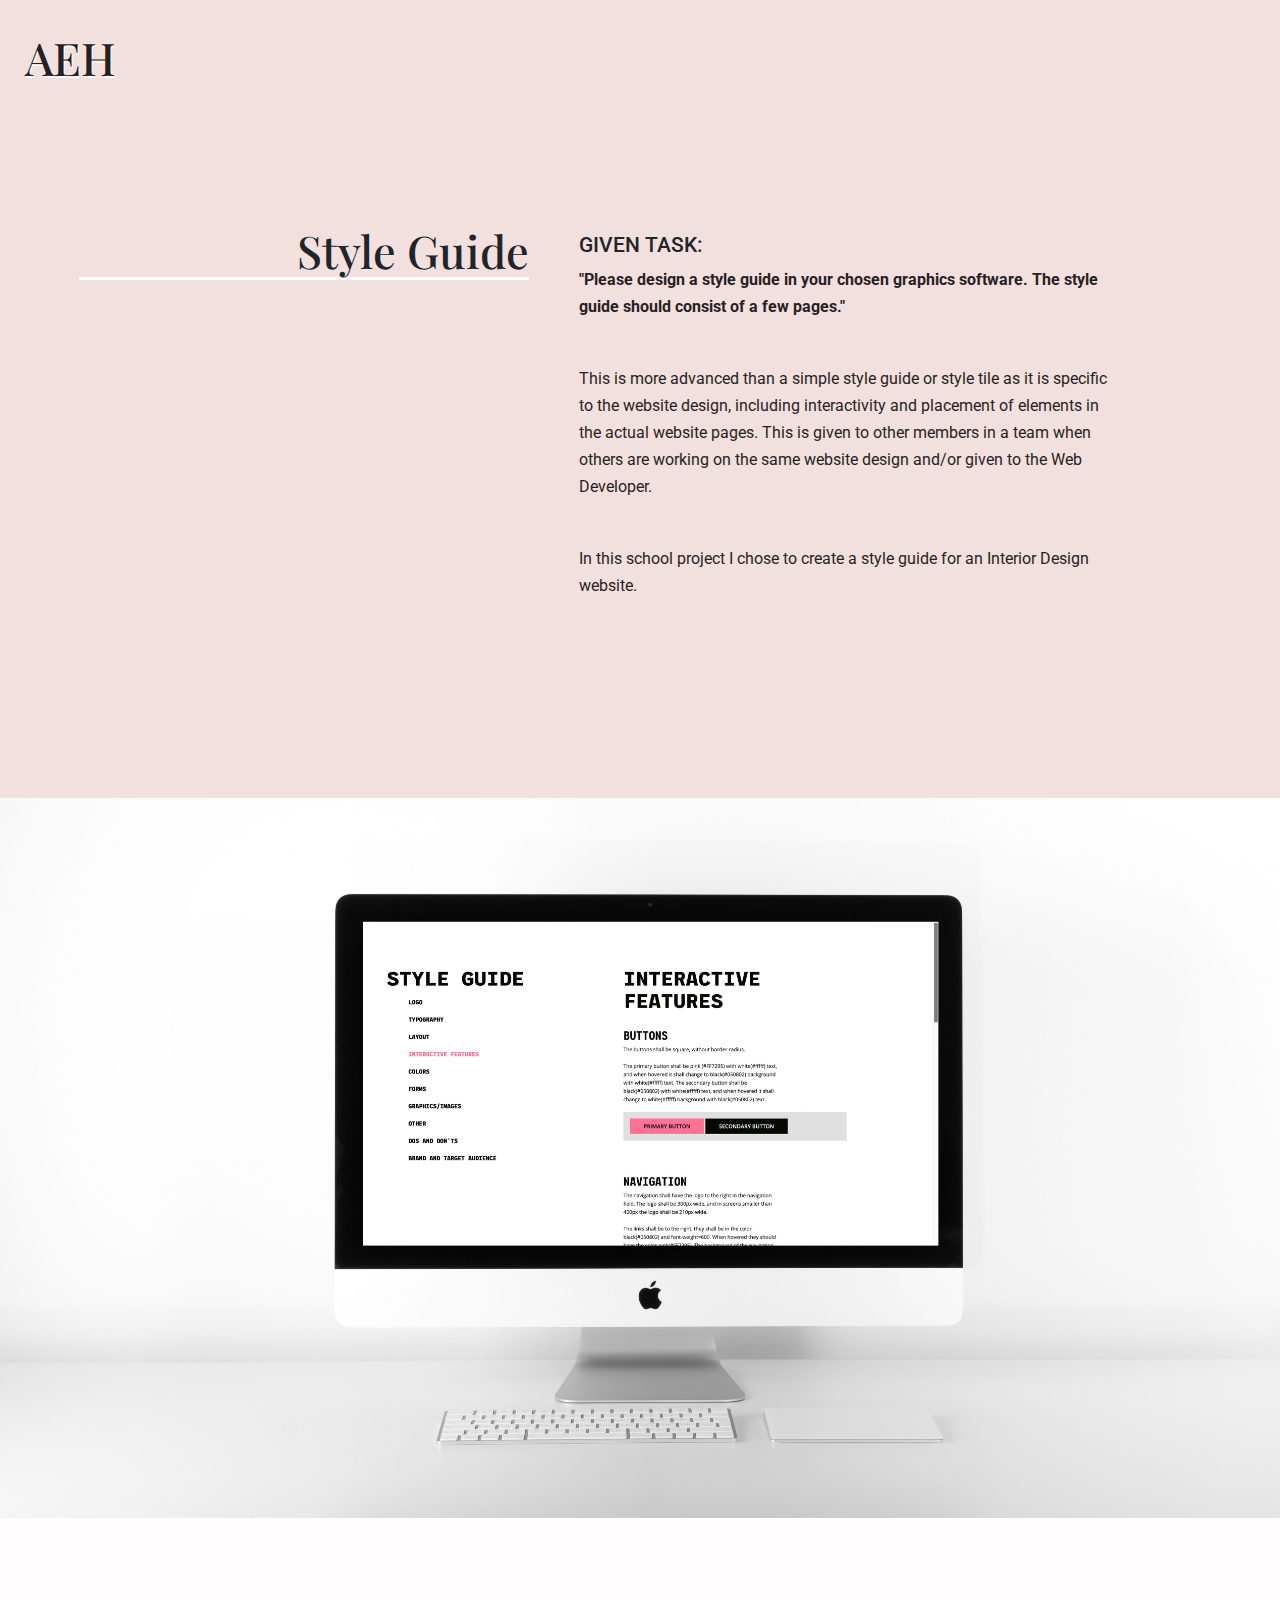
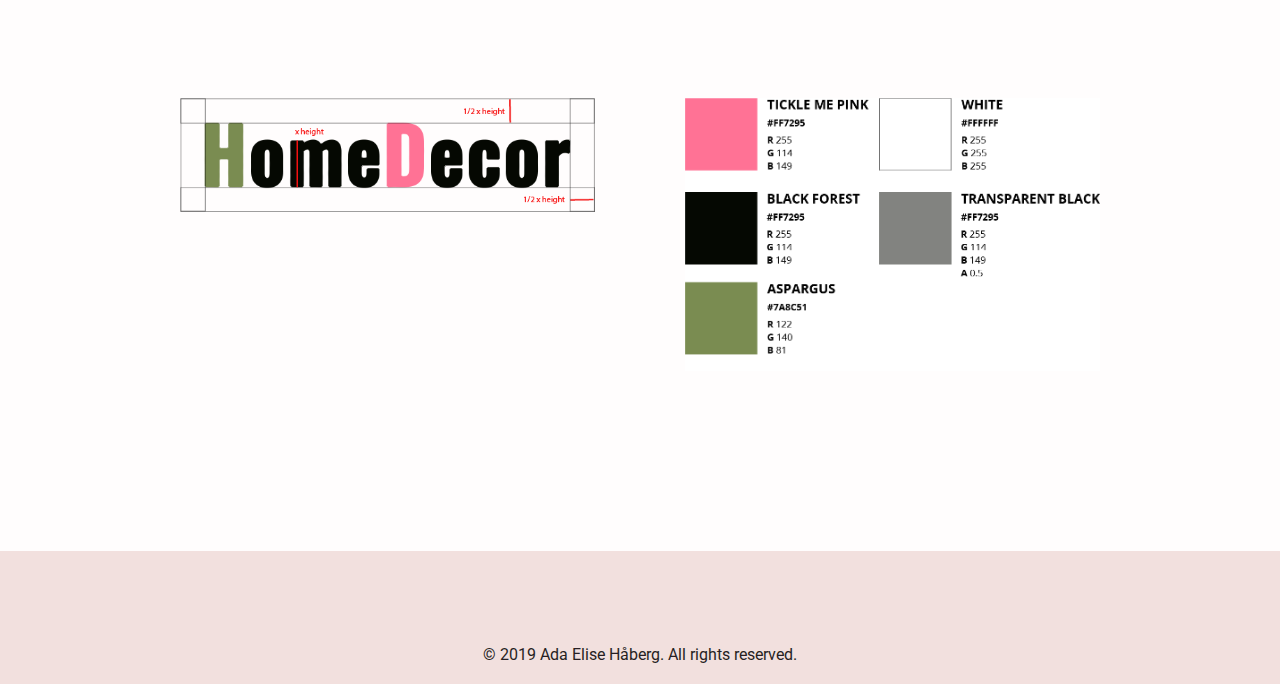
<file: style-guide-sp.html>
<!doctype html>
<html lang="en">
  <head>
    <!-- Required meta tags -->
    <meta charset="utf-8">
    <meta name="viewport" content="width=device-width, initial-scale=1, shrink-to-fit=no">
    <meta name="author" content="Ada Elise Håberg">
    <meta name="description" content="Portfolio with projects I have made as an Front-end Developer">
    <meta name="keywords" content="portfolio, front-end, developer, coding, front, end, front-end developer, javascript, css, html">

    <!-- Bootstrap CSS -->
    <link rel="stylesheet" href="https://stackpath.bootstrapcdn.com/bootstrap/4.3.1/css/bootstrap.min.css" integrity="sha384-ggOyR0iXCbMQv3Xipma34MD+dH/1fQ784/j6cY/iJTQUOhcWr7x9JvoRxT2MZw1T" crossorigin="anonymous">
    <link rel="stylesheet" href="https://use.fontawesome.com/releases/v5.8.1/css/all.css" integrity="sha384-50oBUHEmvpQ+1lW4y57PTFmhCaXp0ML5d60M1M7uH2+nqUivzIebhndOJK28anvf" crossorigin="anonymous">
    <link rel="stylesheet" href="./../styles/styles.css">
    <title>Portfolio, Front-end Developer - Ada Elise Håberg</title>
  </head>
  <body>
    <div class="[ container-fluid ][ portfolio ]">

        <!--_____LOGO_____-->
        <div class="[ logo ]">
            <a class="[ logo__link ]" href="./index.html"><h1 class="[ logo__name ]">AEH</h1></a>
        </div>

        <!--Social media, and mail-->
        <div class="[ social social-project ]">
            <a class="[ social__link social__link--github social-project__link ]" href="https://github.com/adahab91" target="_blank" ><i class="[ fab fa-github ][ social__icon social__icon--pink ]"></i></a><br/>
            <a class="[ social__link social__link--mail ]" href="mailto:ada.haaberg@gmail.com" ><i class="[ far fa-envelope ][ social__icon social__icon--pink ]"></i></a> 
        </div>

        <!--_____INFORMATION ABOUT PROJECT_____-->
        <div class="[ row mx-0 ][ project-page ]">
            <div class="[ col-md-5 ][ project-page__heading-container ]">
                <h1 class="[ portfolio__heading project-page__heading ]" >Style Guide </h1>
            </div>
            <div class="[ col-md-7 ][ project-page__text-container ]">
                <h3 class="[ project-page__heading--medium ]" >Given task: </h3>
                <p class="[ project-page__text ]"><strong>
                    "Please design a style guide in your chosen graphics software. The style guide should consist of a few pages." 
                </strong></p>
                <p class="[ project-page__text ]" >
                    This is more advanced than a simple style guide or style tile as it is specific to the website design, including interactivity and placement of elements in the actual website pages. This is given to other members in a team when others are working on the same website design and/or given to the Web Developer.
                </p>

                <p class="[ project-page__text ]" >
                    In this school project I chose to create a style guide for an Interior Design website.
                </p>
            </div>
        </div>
    </div>


    <!--_____FULL VW IMAGE_____-->
    <div class="[ col-12 ][ project-page__vw-image-container ]">
        <img class="[ project-page__vw-image ]" src="./img/projects/style-guide/styleguide-imac-lg" alt="Styleguide presented on iMac">
    </div>
    

    <!--_____OTHER CONTENT, IMAGES ETC_____-->
    <div class="[ container-fluid ][ style-guide__container ]">
        <div class="[ row mx-0 ][ style-guide__row ]">
            <div class="[ col-md-6 ][ style-guide__img-container ]">
                <img class="[ img-fluid ]" src="./img/projects/style-guide/logospacing.png" alt="Logo">
            </div>
            <div class="[ col-md-6 ][ style-guide__img-container ]">
                <img class="[ img-fluid ]" src="./img/projects/style-guide/colors.png" alt="Colors used in project">
            </div>
        </div>
    </div>



    <!--_____FOOTER_____-->
    <div class="[ container ][ footer ]">
        <p class="[ footer__text ]">© 2019 Ada Elise Håberg. All rights reserved. </p>
    </div>

    <!-- Optional JavaScript -->
    <!-- jQuery first, then Popper.js, then Bootstrap JS -->
    <script src="https://code.jquery.com/jquery-3.3.1.slim.min.js" integrity="sha384-q8i/X+965DzO0rT7abK41JStQIAqVgRVzpbzo5smXKp4YfRvH+8abtTE1Pi6jizo" crossorigin="anonymous"></script>
    <script src="https://cdnjs.cloudflare.com/ajax/libs/popper.js/1.14.7/umd/popper.min.js" integrity="sha384-UO2eT0CpHqdSJQ6hJty5KVphtPhzWj9WO1clHTMGa3JDZwrnQq4sF86dIHNDz0W1" crossorigin="anonymous"></script>
    <script src="https://stackpath.bootstrapcdn.com/bootstrap/4.3.1/js/bootstrap.min.js" integrity="sha384-JjSmVgyd0p3pXB1rRibZUAYoIIy6OrQ6VrjIEaFf/nJGzIxFDsf4x0xIM+B07jRM" crossorigin="anonymous"></script>
    <!-- <script src="./scripts/overlay.js"></script> -->
</body>
</html>
</file>
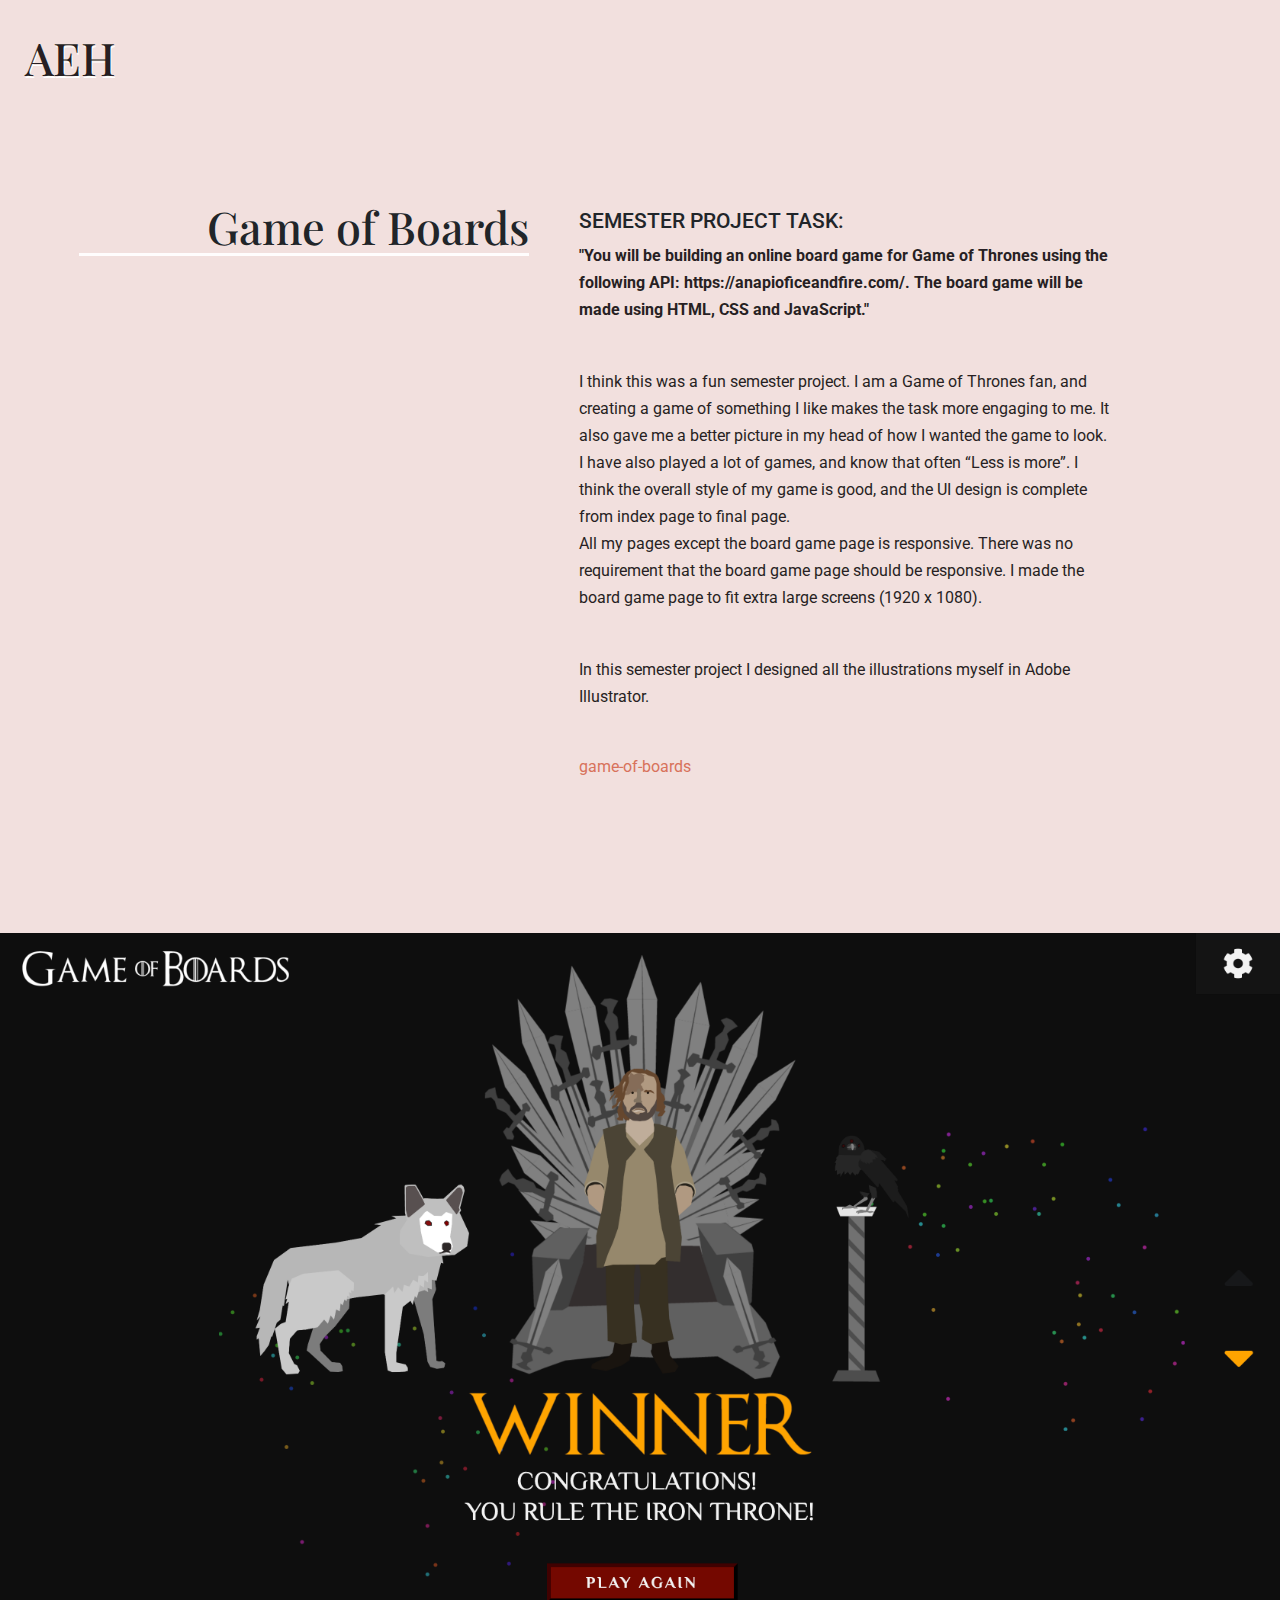
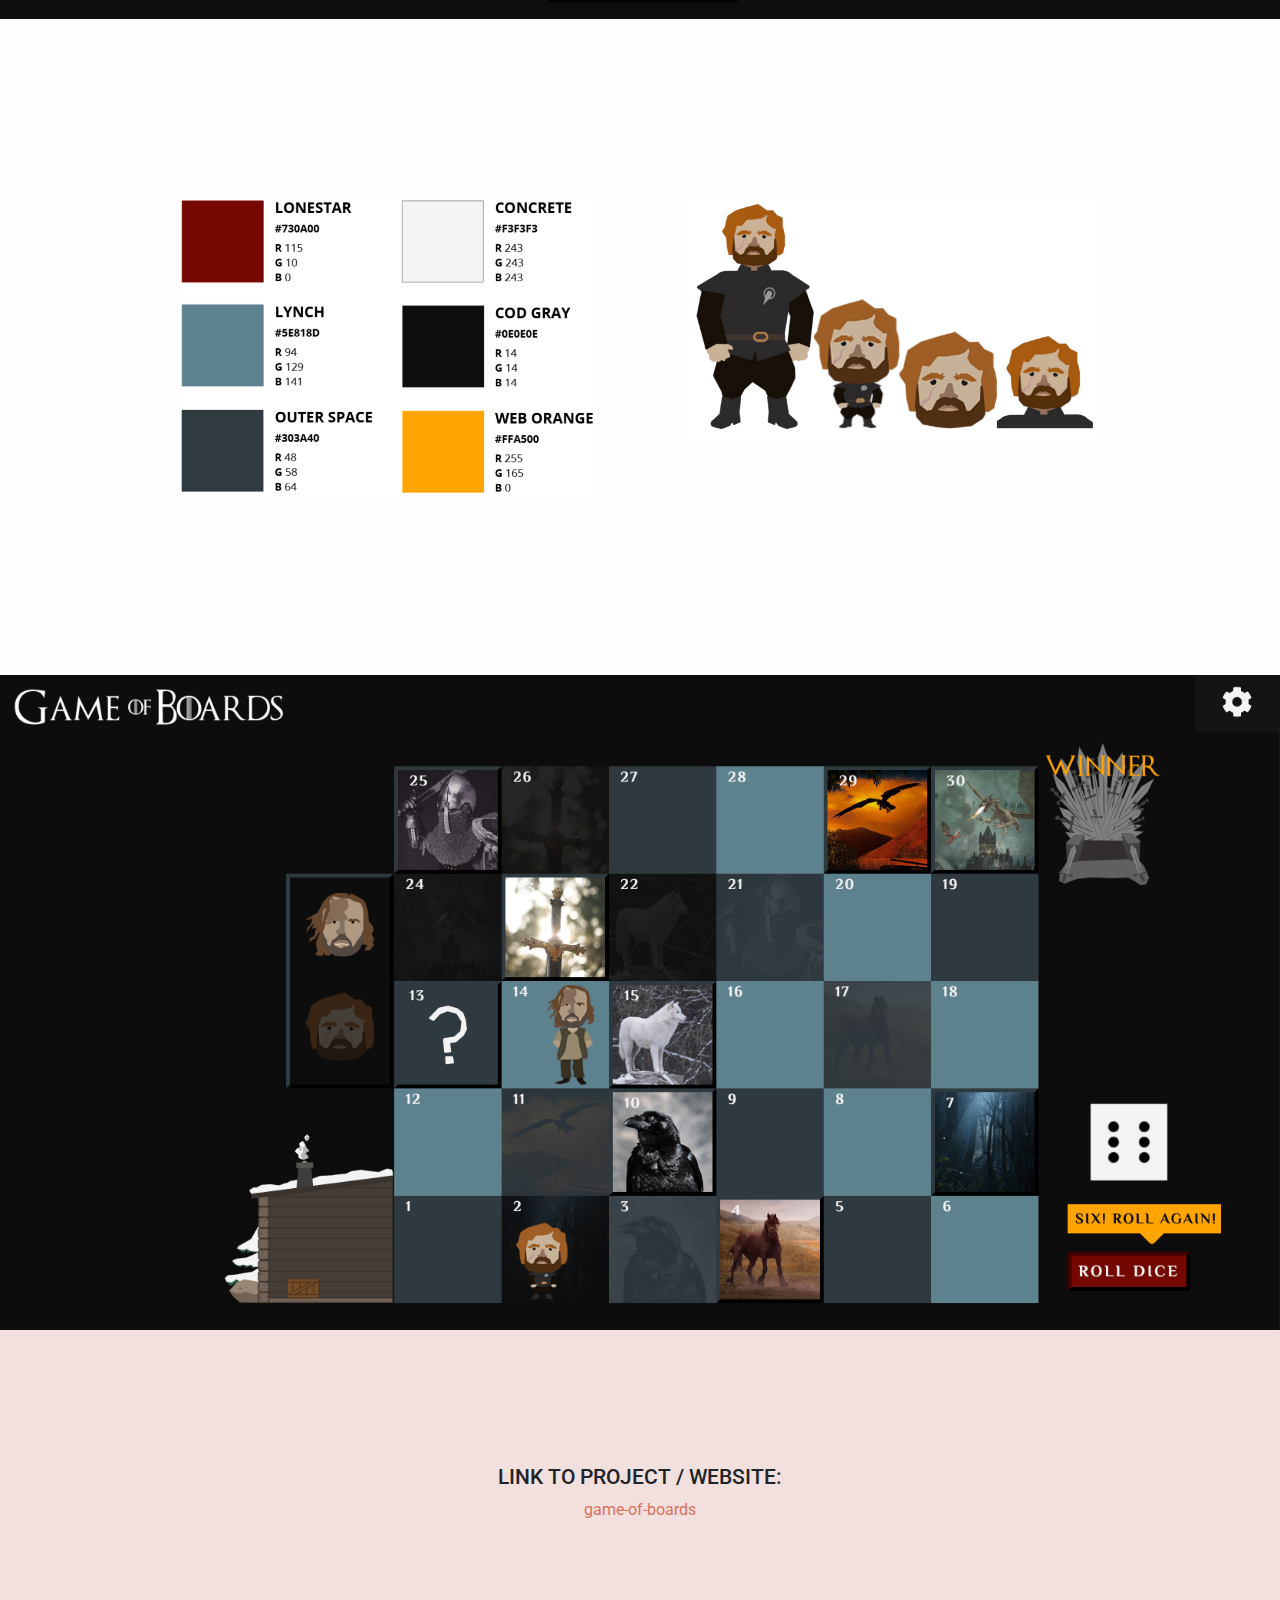
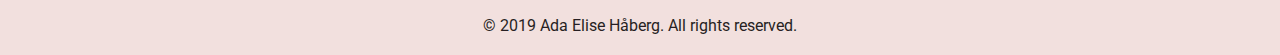
<file: projects/game-of-boards-sp.html>
<!doctype html>
<html lang="en">
  <head>
    <!-- Required meta tags -->
    <meta charset="utf-8">
    <meta name="viewport" content="width=device-width, initial-scale=1, shrink-to-fit=no">

    <!-- Bootstrap CSS -->
    <link rel="stylesheet" href="https://stackpath.bootstrapcdn.com/bootstrap/4.3.1/css/bootstrap.min.css" integrity="sha384-ggOyR0iXCbMQv3Xipma34MD+dH/1fQ784/j6cY/iJTQUOhcWr7x9JvoRxT2MZw1T" crossorigin="anonymous">
    <link rel="stylesheet" href="https://use.fontawesome.com/releases/v5.8.1/css/all.css" integrity="sha384-50oBUHEmvpQ+1lW4y57PTFmhCaXp0ML5d60M1M7uH2+nqUivzIebhndOJK28anvf" crossorigin="anonymous">
    <link rel="stylesheet" href="./../styles/styles.css">
    <title>Portfolio, Front-end Developer - Ada Elise Håberg</title>
  </head>
  <body>
    <div class="[ container-fluid ][ portfolio ]">

        <!--_____LOGO_____-->
        <div class="[ logo ]">
            <a class="[ logo__link ]" href="./../index.html"><h1 class="[ logo__name ]">AEH</h1></a>
        </div>

        <!--_____SOCIAL_____-->
        <div class="[ social ]">
            <a class="[ social__link ]" href="https://github.com/adahab91" target="_blank"><i class="[ fab fa-github ][ social__icon ]"></i></a> 
            <a class="[ social__link ]" href="https://www.facebook.com/ada.haberg" target="_blank"><i class="[ fab fa-facebook ][ social__icon ]"></i></a> 
            <a class="[ social__link ]" href="#" target="_blank"><i class="[ fab fa-instagram ][ social__icon ]"></i></a>
        </div>

        <!--_____INFORMATION ABOUT PROJECT_____-->
        <div class="[ row mx-0 ][ project-page ]">
            <div class="[ col-md-5 ][ project-page__heading-container ]">
                <h1 class="[ portfolio__heading project-page__heading ]" >Game of Boards </h1>
            </div>
            <div class="[ col-md-7 ][ project-page__text-container ]">
                <h3 class="[ project-page__heading--medium ]" >Semester Project task: </h3>
                <p class="[ project-page__text ]"><strong>
                    "You will be building an online board game for Game of Thrones using the following API: https://anapioficeandfire.com/. The board game will be made using HTML, CSS and JavaScript." </strong>
                </p>
                <p class="[ project-page__text ]" >
                    I think this was a fun semester project. I am a Game of Thrones fan, and creating a game of something I like makes the task more engaging to me. It also gave me a better picture in my head of how I wanted the game to look. I have also played a lot of games, and know that often “Less is more”. I think the overall style of my game is good, and the UI design is complete from index page to final page. </br>

                    All my pages except the board game page is responsive. There was no requirement that the board game page should be responsive. I made the board game page to fit extra large screens (1920 x 1080).
                </p>

                <p class="[ project-page__text ]" >
                    In this semester project I designed all the illustrations myself in Adobe Illustrator. 
                </p>

                <a class="[ project-page__goto--link ]" href="#">game-of-boards</a>
            </div>
        </div>
    </div>

    <!--_____FULL VW IMAGE_____-->
    <div class="[ col-12 ][ project-page__vw-image-container ]">
        <img class="[ project-page__vw-image ]" src="./../img/projects/game-of-boards/youwon.png">
    </div>
    

    <!--_____OTHER CONTENT, IMAGES ETC_____-->
    <div class="[ container-fluid ][ game-of-boards__container ]">
        <div class="[ row mx-0 ][ game-of-boards__row ]">
            <div class="[ col-md-6 ][ game-of-boards__img-container ]">
                <img class="[ img-fluid ]" src="./../img/projects/game-of-boards/colors.png">
            </div>

            <!--___Carousel____-->
            <div class="[ col-md-6 ][ game-of-boards__img-container ]">
                <div id="carouselExampleControls" class="[ carousel slide ]" data-ride="carousel">                  
                    <div class="[ carousel-inner ]">
                      <div class="[ carousel-item active ]">
                        <img src="./../img/projects/game-of-boards/tyrion.png" class="[ d-block w-100 ]" alt="...">
                      </div>
                      <div class="[ carousel-item ]">
                        <img src="./../img/projects/game-of-boards/samwell.png" class="[ d-block w-100 ]" alt="...">
                      </div>
                      <div class="[ carousel-item ]">
                        <img src="./../img/projects/game-of-boards/sansa.png" class="[ d-block w-100 ]" alt="...">
                      </div>
                      <div class="[ carousel-item ]">
                        <img src="./../img/projects/game-of-boards/arja.png" class="[ d-block w-100 ]" alt="...">
                      </div>
                      <div class="[ carousel-item ]">
                        <img src="./../img/projects/game-of-boards/kaleesi.png" class="[ d-block w-100 ]" alt="...">
                      </div>
                      <div class="[ carousel-item ]">
                        <img src="./../img/projects/game-of-boards/skalla.png" class="[ d-block w-100 ]" alt="...">
                      </div>
                      <div class="[ carousel-item ]">
                        <img src="./../img/projects/game-of-boards/hound.png" class="[ d-block w-100 ]" alt="...">
                      </div>
                      <div class="[ carousel-item ]">
                        <img src="./../img/projects/game-of-boards/sersei.png" class="[ d-block w-100 ]" alt="...">
                      </div>
                      <div class="[ carousel-item ]">
                        <img src="./../img/projects/game-of-boards/melisandre.png" class="[ d-block w-100 ]" alt="...">
                      </div>
                    </div>
                  </div>
            </div>
        </div>
    </div>


     <!--_____FULL VW IMAGE_____-->
     <div class="[ col-12 ][ project-page__vw-image-container ]">
        <img class="[ project-page__vw-image ]" src="./../img/projects/game-of-boards/gameplay.png">
    </div>

    <div class="[ col-12 ][ project-page__goto ]">
        <h3 class="[ project-page__heading--medium ]">Link to project / website: </h3>
        <a class="[ project-page__goto--link ]" href="#">game-of-boards</a>
    </div>

    <!--_____FOOTER_____-->
    <div class="[ container ][ footer ]">
        <p class="[ footer__text ]">© 2019 Ada Elise Håberg. All rights reserved. </p>
    </div>

    <!-- Optional JavaScript -->
    <!-- jQuery first, then Popper.js, then Bootstrap JS -->
    <script src="https://code.jquery.com/jquery-3.3.1.slim.min.js" integrity="sha384-q8i/X+965DzO0rT7abK41JStQIAqVgRVzpbzo5smXKp4YfRvH+8abtTE1Pi6jizo" crossorigin="anonymous"></script>
    <script src="https://cdnjs.cloudflare.com/ajax/libs/popper.js/1.14.7/umd/popper.min.js" integrity="sha384-UO2eT0CpHqdSJQ6hJty5KVphtPhzWj9WO1clHTMGa3JDZwrnQq4sF86dIHNDz0W1" crossorigin="anonymous"></script>
    <script src="https://stackpath.bootstrapcdn.com/bootstrap/4.3.1/js/bootstrap.min.js" integrity="sha384-JjSmVgyd0p3pXB1rRibZUAYoIIy6OrQ6VrjIEaFf/nJGzIxFDsf4x0xIM+B07jRM" crossorigin="anonymous"></script>
    <!-- <script src="./scripts/overlay.js"></script> -->
</body>
</html>
</file>
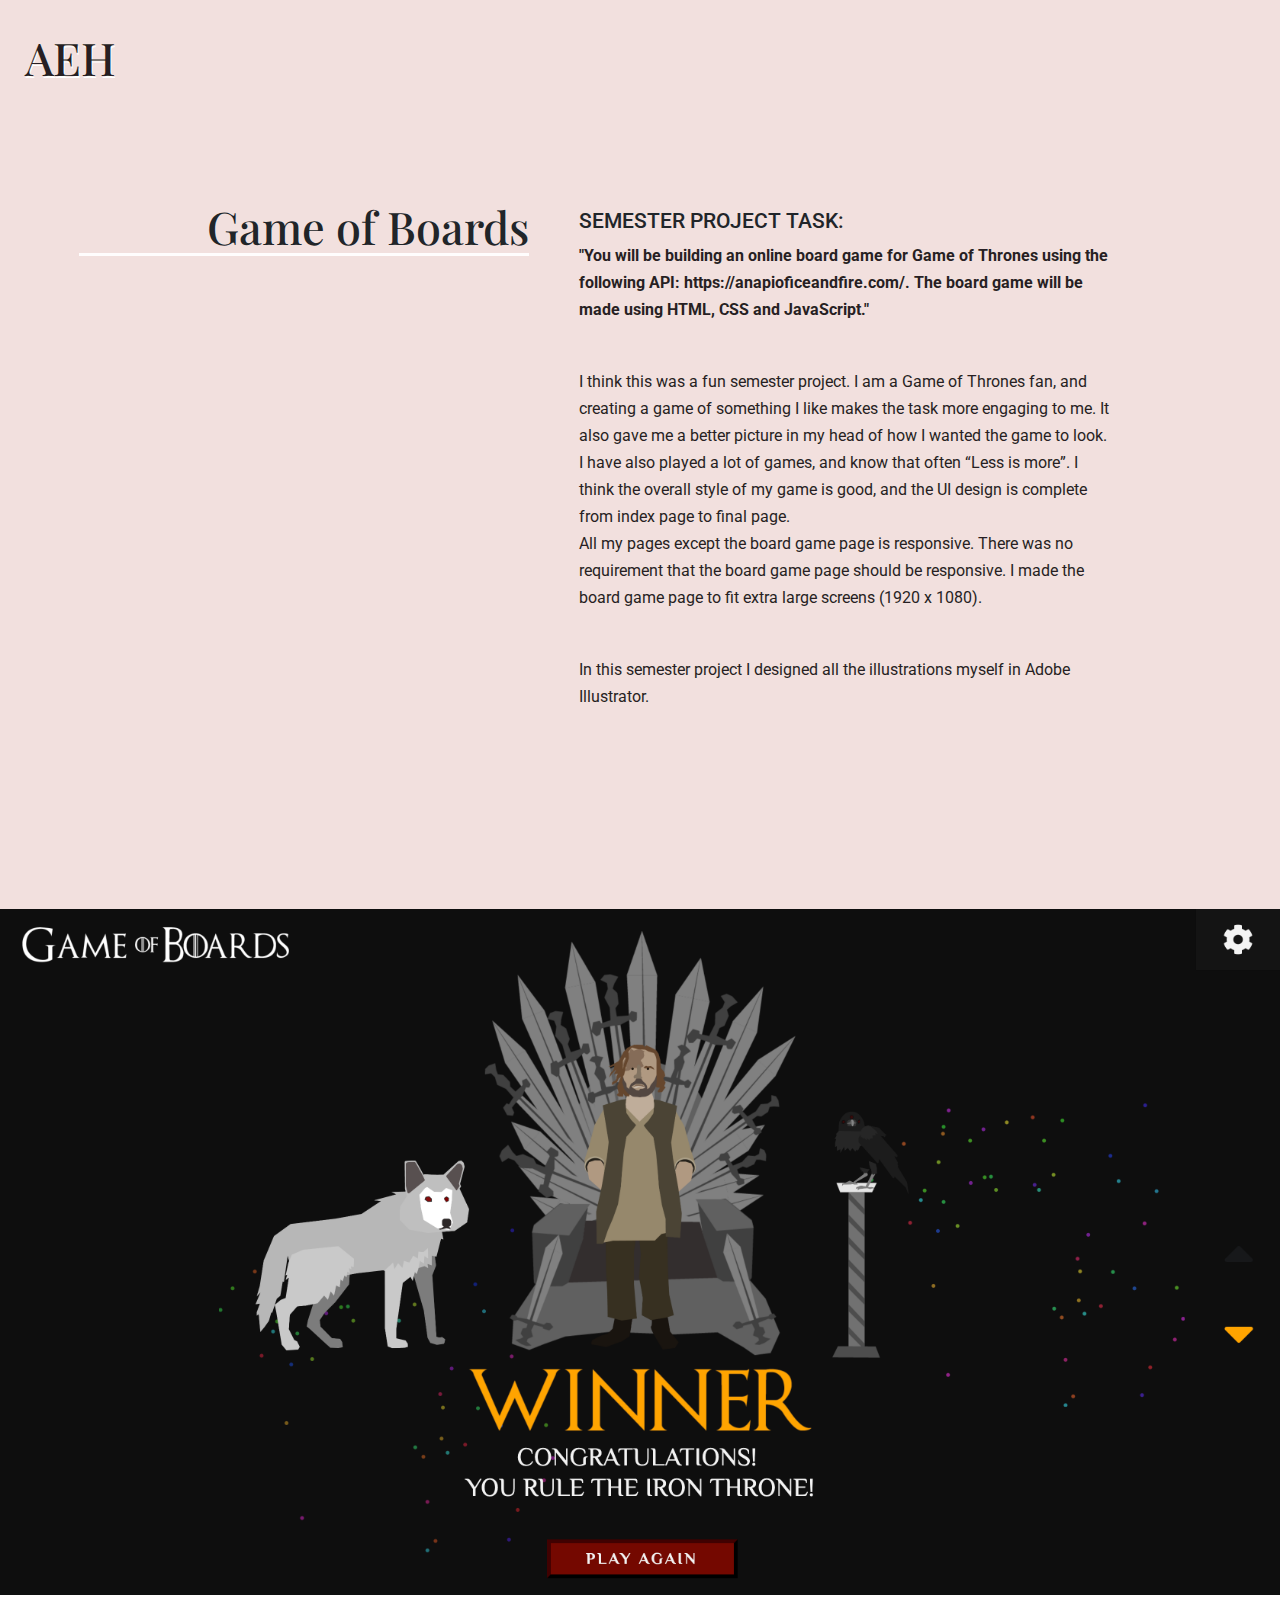
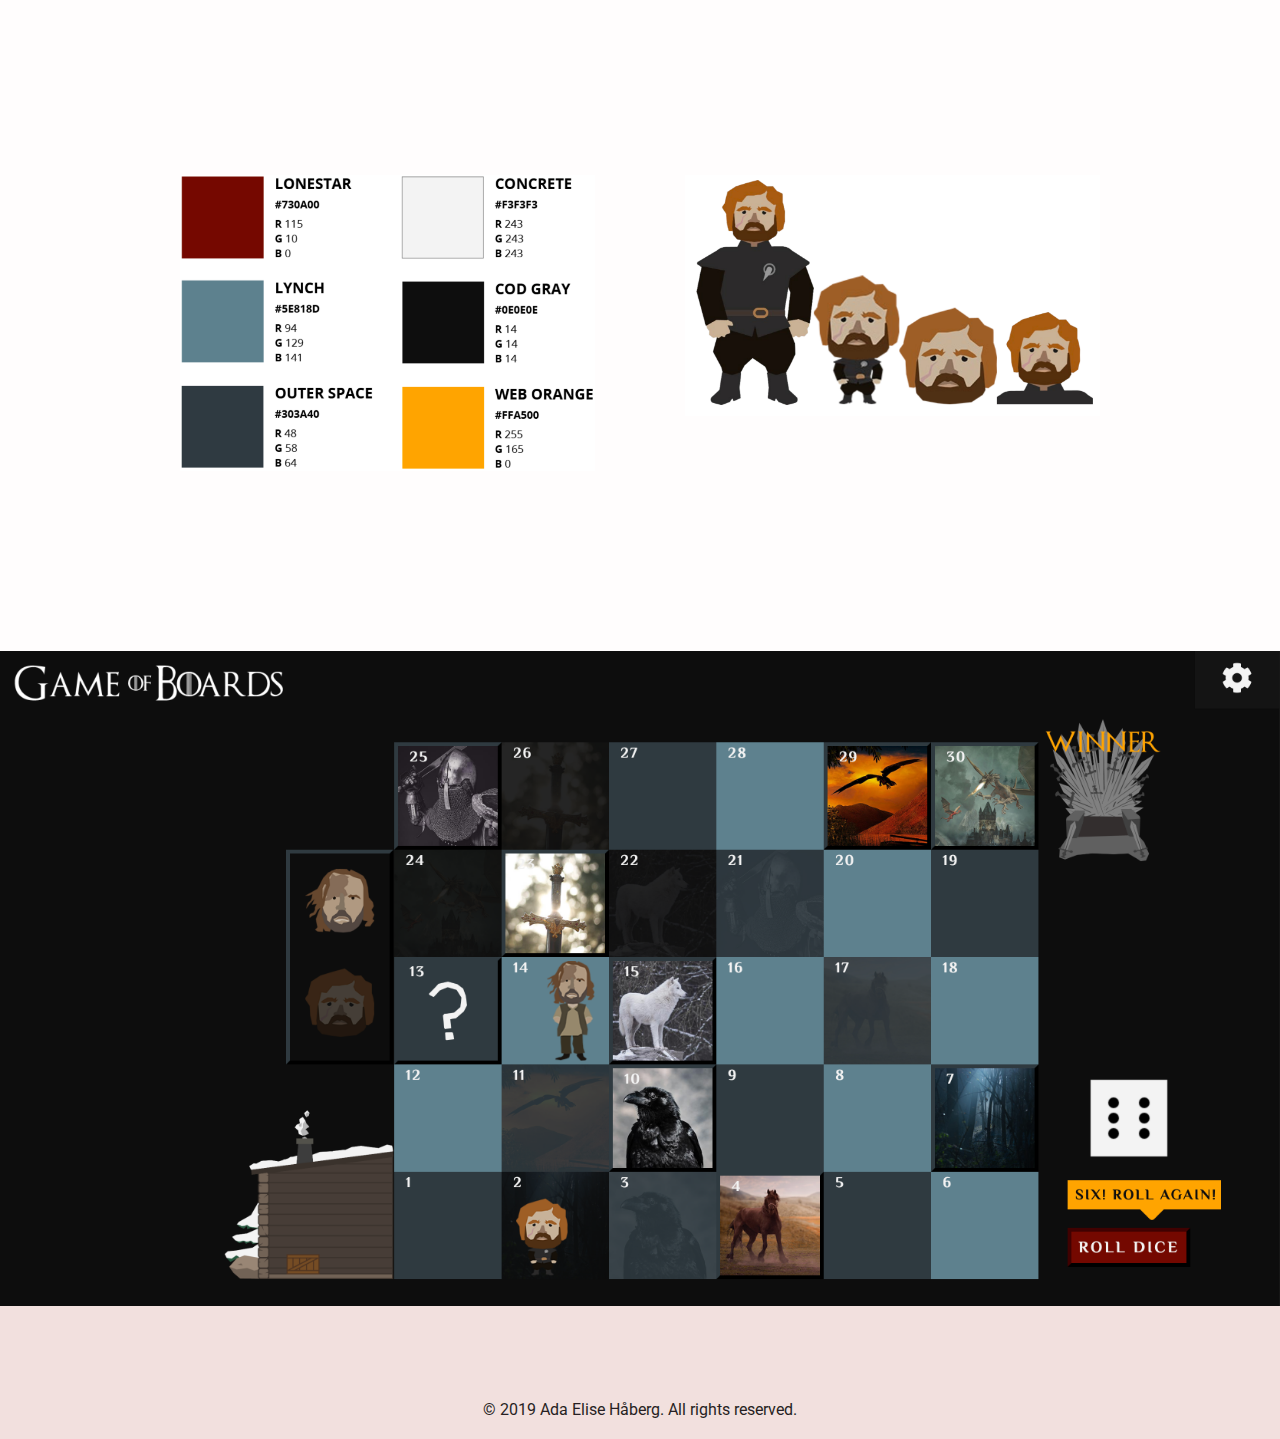
<file: projects/letha-sp.html>
<!doctype html>
<html lang="en">
  <head>
    <!-- Required meta tags -->
    <meta charset="utf-8">
    <meta name="viewport" content="width=device-width, initial-scale=1, shrink-to-fit=no">

    <!-- Bootstrap CSS -->
    <link rel="stylesheet" href="https://stackpath.bootstrapcdn.com/bootstrap/4.3.1/css/bootstrap.min.css" integrity="sha384-ggOyR0iXCbMQv3Xipma34MD+dH/1fQ784/j6cY/iJTQUOhcWr7x9JvoRxT2MZw1T" crossorigin="anonymous">
    <link rel="stylesheet" href="https://use.fontawesome.com/releases/v5.8.1/css/all.css" integrity="sha384-50oBUHEmvpQ+1lW4y57PTFmhCaXp0ML5d60M1M7uH2+nqUivzIebhndOJK28anvf" crossorigin="anonymous">
    <link rel="stylesheet" href="./../styles/styles.css">
    <title>Portfolio, Front-end Developer - Ada Elise Håberg</title>
  </head>
  <body>
    <div class="[ container-fluid ][ portfolio ]">

        <!--_____LOGO_____-->
        <div class="[ logo ]">
            <a class="[ logo__link ]" href="./../index.html"><h1 class="[ logo__name ]">AEH</h1></a>
        </div>

        <!--_____SOCIAL_____-->
        <div class="[ social ]">
            <a class="[ social__link ]" href="https://github.com/adahab91" target="_blank"><i class="[ fab fa-github ][ social__icon ]"></i></a> 
            <a class="[ social__link ]" href="#" target="_blank"><i class="[ fab fa-facebook ][ social__icon ]"></i></a> 
            <a class="[ social__link ]" href="#" target="_blank"><i class="[ fab fa-instagram ][ social__icon ]"></i></a>
        </div>

        <!--_____INFORMATION ABOUT PROJECT_____-->
        <div class="[ row mx-0 ][ project-page ]">
            <div class="[ col-md-5 ][ project-page__heading-container ]">
                <h1 class="[ portfolio__heading project-page__heading ]" >Game of Boards </h1>
            </div>
            <div class="[ col-md-7 ][ project-page__text-container ]">
                <h3 class="[ project-page__heading--medium ]" >Semester Project task: </h3>
                <p class="[ project-page__text ]"><strong>
                    "You will be building an online board game for Game of Thrones using the following API: https://anapioficeandfire.com/. The board game will be made using HTML, CSS and JavaScript." </strong>
                </p>
                <p class="[ project-page__text ]" >
                    I think this was a fun semester project. I am a Game of Thrones fan, and creating a game of something I like makes the task more engaging to me. It also gave me a better picture in my head of how I wanted the game to look. I have also played a lot of games, and know that often “Less is more”. I think the overall style of my game is good, and the UI design is complete from index page to final page. </br>

                    All my pages except the board game page is responsive. There was no requirement that the board game page should be responsive. I made the board game page to fit extra large screens (1920 x 1080).
                </p>

                <p class="[ project-page__text ]" >
                    In this semester project I designed all the illustrations myself in Adobe Illustrator. 
                </p>
            </div>
        </div>
    </div>

    <!--_____FULL VW IMAGE_____-->
    <div class="[ col-12 ][ project-page__vw-image-container ]">
        <img class="[ project-page__vw-image ]" src="./../img/projects/game-of-boards/youwon.png">
    </div>
    

    <!--_____OTHER CONTENT, IMAGES ETC_____-->
    <div class="[ container-fluid ][ game-of-boards__container ]">
        <div class="[ row mx-0 ][ game-of-boards__row ]">
            <div class="[ col-md-6 ][ game-of-boards__img-container ]">
                <img class="[ img-fluid ]" src="./../img/projects/game-of-boards/colors.png">
            </div>

            <!--___Carousel____-->
            <div class="[ col-md-6 ][ game-of-boards__img-container ]">
                <div id="carouselExampleControls" class="[ carousel slide ]" data-ride="carousel">                  
                    <div class="[ carousel-inner ]">
                      <div class="[ carousel-item active ]">
                        <img src="./../img/projects/game-of-boards/tyrion.png" class="[ d-block w-100 ]" alt="...">
                      </div>
                      <div class="[ carousel-item ]">
                        <img src="./../img/projects/game-of-boards/samwell.png" class="[ d-block w-100 ]" alt="...">
                      </div>
                      <div class="[ carousel-item ]">
                        <img src="./../img/projects/game-of-boards/sansa.png" class="[ d-block w-100 ]" alt="...">
                      </div>
                      <div class="[ carousel-item ]">
                        <img src="./../img/projects/game-of-boards/arja.png" class="[ d-block w-100 ]" alt="...">
                      </div>
                      <div class="[ carousel-item ]">
                        <img src="./../img/projects/game-of-boards/kaleesi.png" class="[ d-block w-100 ]" alt="...">
                      </div>
                      <div class="[ carousel-item ]">
                        <img src="./../img/projects/game-of-boards/skalla.png" class="[ d-block w-100 ]" alt="...">
                      </div>
                      <div class="[ carousel-item ]">
                        <img src="./../img/projects/game-of-boards/hound.png" class="[ d-block w-100 ]" alt="...">
                      </div>
                      <div class="[ carousel-item ]">
                        <img src="./../img/projects/game-of-boards/sersei.png" class="[ d-block w-100 ]" alt="...">
                      </div>
                      <div class="[ carousel-item ]">
                        <img src="./../img/projects/game-of-boards/melisandre.png" class="[ d-block w-100 ]" alt="...">
                      </div>
                    </div>
                  </div>
            </div>
        </div>
    </div>


     <!--_____FULL VW IMAGE_____-->
     <div class="[ col-12 ][ project-page__vw-image-container ]">
        <img class="[ project-page__vw-image ]" src="./../img/projects/game-of-boards/gameplay.png">
    </div>


    <!--_____FOOTER_____-->
    <div class="[ container ][ footer ]">
        <p class="[ footer__text ]">© 2019 Ada Elise Håberg. All rights reserved. </p>
    </div>

    <!-- Optional JavaScript -->
    <!-- jQuery first, then Popper.js, then Bootstrap JS -->
    <script src="https://code.jquery.com/jquery-3.3.1.slim.min.js" integrity="sha384-q8i/X+965DzO0rT7abK41JStQIAqVgRVzpbzo5smXKp4YfRvH+8abtTE1Pi6jizo" crossorigin="anonymous"></script>
    <script src="https://cdnjs.cloudflare.com/ajax/libs/popper.js/1.14.7/umd/popper.min.js" integrity="sha384-UO2eT0CpHqdSJQ6hJty5KVphtPhzWj9WO1clHTMGa3JDZwrnQq4sF86dIHNDz0W1" crossorigin="anonymous"></script>
    <script src="https://stackpath.bootstrapcdn.com/bootstrap/4.3.1/js/bootstrap.min.js" integrity="sha384-JjSmVgyd0p3pXB1rRibZUAYoIIy6OrQ6VrjIEaFf/nJGzIxFDsf4x0xIM+B07jRM" crossorigin="anonymous"></script>
    <!-- <script src="./scripts/overlay.js"></script> -->
</body>
</html>
</file>
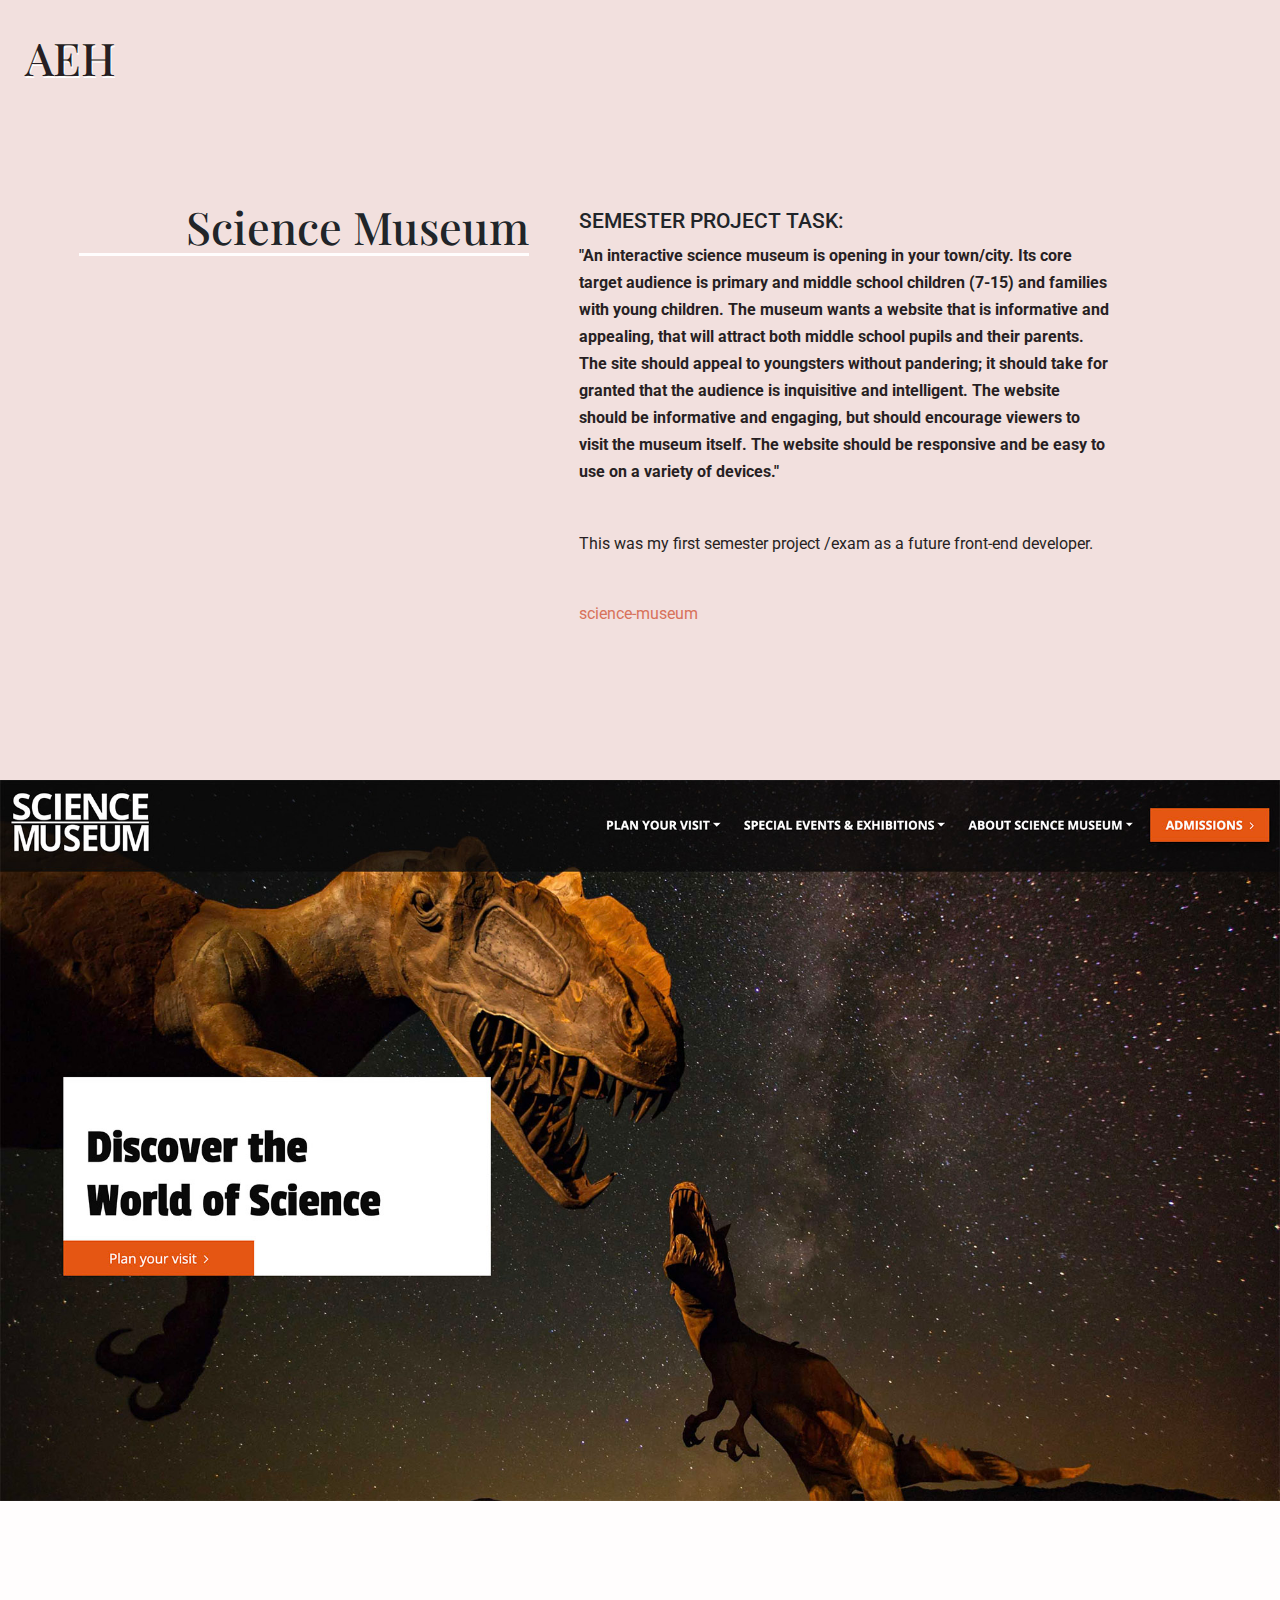
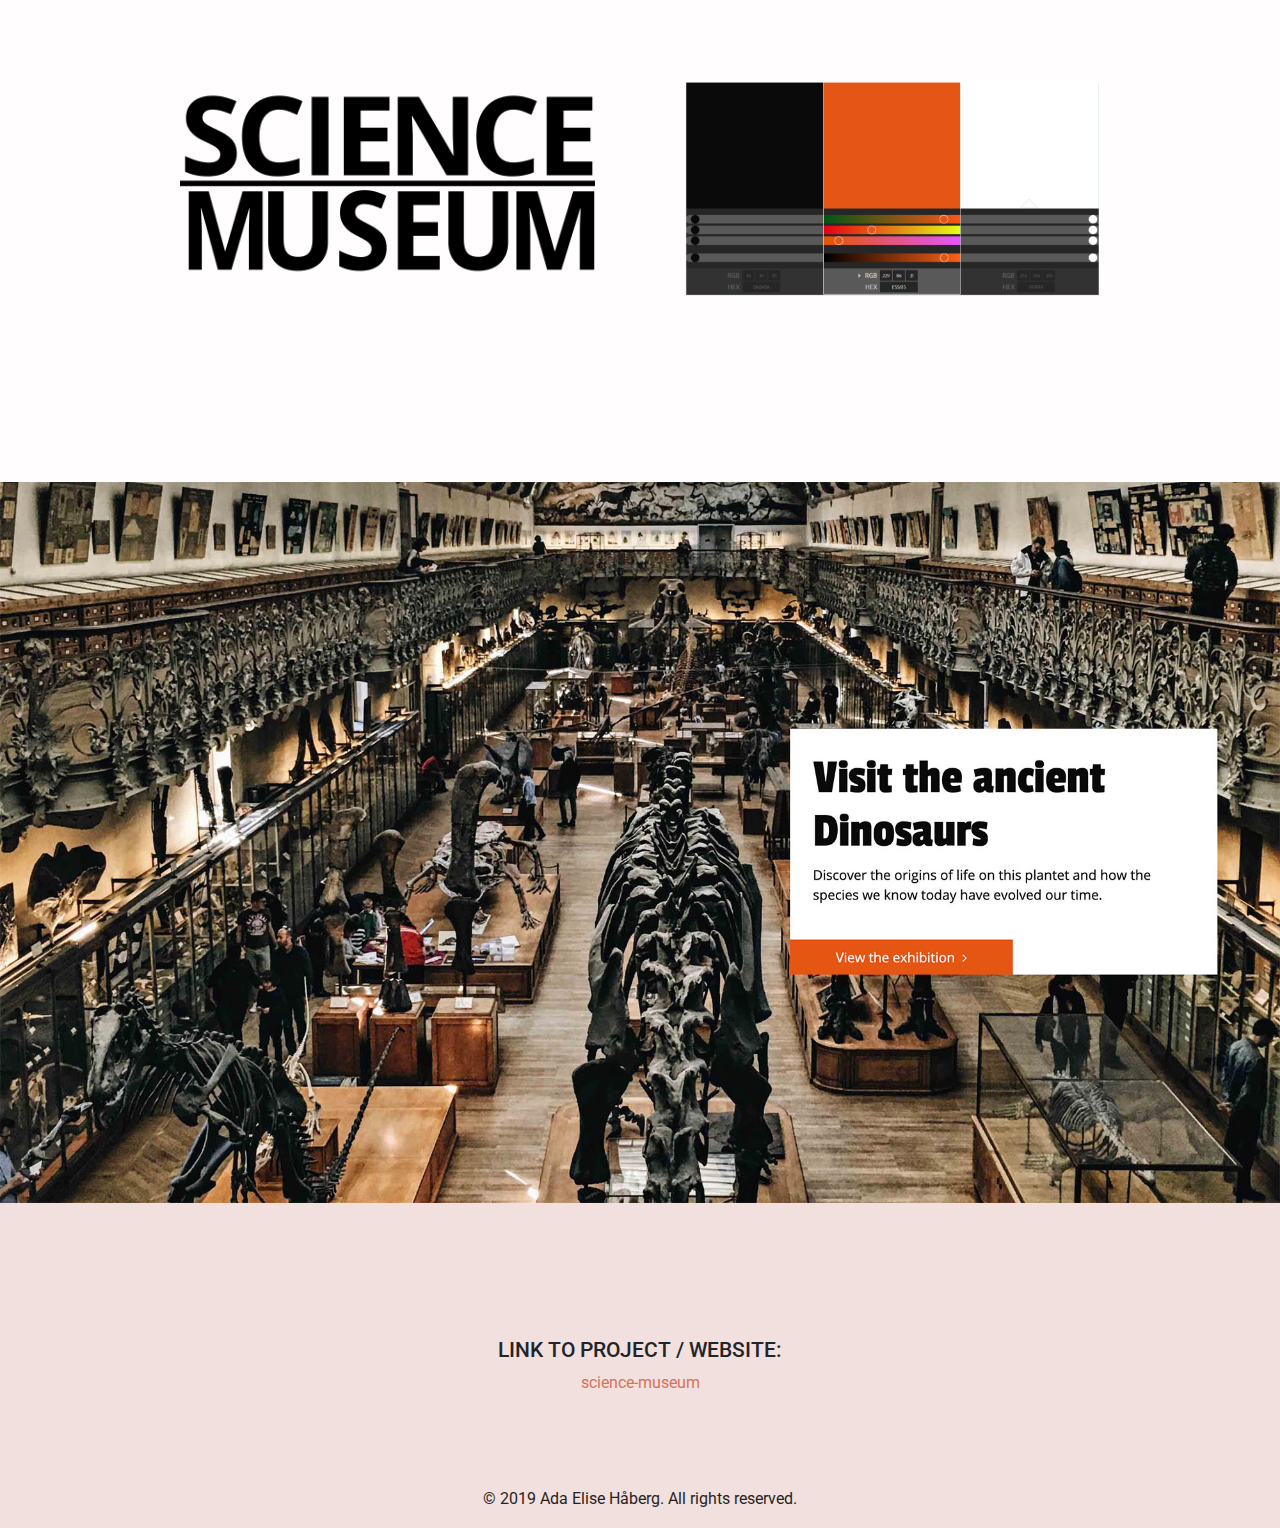
<file: projects/science-museum-sp.html>
<!doctype html>
<html lang="en">
  <head>
    <!-- Required meta tags -->
    <meta charset="utf-8">
    <meta name="viewport" content="width=device-width, initial-scale=1, shrink-to-fit=no">

    <!-- Bootstrap CSS -->
    <link rel="stylesheet" href="https://stackpath.bootstrapcdn.com/bootstrap/4.3.1/css/bootstrap.min.css" integrity="sha384-ggOyR0iXCbMQv3Xipma34MD+dH/1fQ784/j6cY/iJTQUOhcWr7x9JvoRxT2MZw1T" crossorigin="anonymous">
    <link rel="stylesheet" href="https://use.fontawesome.com/releases/v5.8.1/css/all.css" integrity="sha384-50oBUHEmvpQ+1lW4y57PTFmhCaXp0ML5d60M1M7uH2+nqUivzIebhndOJK28anvf" crossorigin="anonymous">
    <link rel="stylesheet" href="./../styles/styles.css">
    <title>Portfolio, Front-end Developer - Ada Elise Håberg</title>
  </head>
  <body>
    <div class="[ container-fluid ][ portfolio ]">

        <!--_____LOGO_____-->
        <div class="[ logo ]">
            <a class="[ logo__link ]" href="./../index.html"><h1 class="[ logo__name ]">AEH</h1></a>
        </div>

        <!--_____SOCIAL_____-->
        <div class="[ social ]">
            <a class="[ social__link ]" href="https://github.com/adahab91" target="_blank"><i class="[ fab fa-github ][ social__icon ]"></i></a> 
            <a class="[ social__link ]" href="https://www.facebook.com/ada.haberg" target="_blank"><i class="[ fab fa-facebook ][ social__icon ]"></i></a> 
            <a class="[ social__link ]" href="#" target="_blank"><i class="[ fab fa-instagram ][ social__icon ]"></i></a>
        </div>

        <!--_____INFORMATION ABOUT PROJECT_____-->
        <div class="[ row mx-0 ][ project-page ]">
            <div class="[ col-md-5 ][ project-page__heading-container ]">
                <h1 class="[ portfolio__heading project-page__heading ]" >Science Museum </h1>
            </div>
            <div class="[ col-md-7 ][ project-page__text-container ]">
                <h3 class="[ project-page__heading--medium ]" >Semester Project task: </h3>
                <p class="[ project-page__text ]"><strong>
                    "An interactive science museum is opening in your town/city. Its core target audience is primary and middle school children (7-15) and families with young children. The museum wants a website that is informative and appealing, that will attract both middle school pupils and their parents. The site should appeal to youngsters without pandering; it should take for granted that the audience is inquisitive and intelligent. The website should be informative and engaging, but should encourage viewers to visit the museum itself. The website should be responsive and be easy to use on a variety of devices." </strong>
                </p>

                <p class="[ project-page__text ]" >
                    This was my first semester project /exam as a future front-end developer.
                </p>
                <a class="[ project-page__goto--link ]" href="#">science-museum</a>
            </div>
        </div>
    </div>

    <!--_____FULL VW IMAGE_____-->
    <div class="[ col-12 ][ project-page__vw-image-container ]">
        <img class="[ project-page__vw-image ]" src="./../img/projects/science-museum-sp/index.jpg">
    </div>
    

    <!--_____OTHER CONTENT, IMAGES ETC_____-->
    <div class="[ container-fluid ][ science-museum__container ]">
        <div class="[ row mx-0 ][ science-museum__row ]">
            <div class="[ col-md-6 ][ science-museum__img-container ]">
                <img class="[ img-fluid ][ science-museum__img ]" src="./../img/projects/science-museum-sp/logokvit.png">
            </div>
            <div class="[ col-md-6 ][ science-museum__img-container ]">
                <img class="[ img-fluid ]" src="./../img/projects/science-museum-sp/colors.png">
            </div>
        </div>
    </div>


    <!--_____FULL VW IMAGE_____-->
    <div class="[ col-12 ][ project-page__vw-image-container ]">
        <img class="[ project-page__vw-image ]" src="./../img/projects/science-museum-sp/ancient.jpg">
    </div>

    <div class="[ col-12 ][ project-page__goto ]">
        <h3 class="[ project-page__heading--medium ]">Link to project / website: </h3>
        <a class="[ project-page__goto--link ]" href="#">science-museum</a>
    </div>

    <!--_____FOOTER_____-->
    <div class="[ container ][ footer ]">
        <p class="[ footer__text ]">© 2019 Ada Elise Håberg. All rights reserved. </p>
    </div>

    <!-- Optional JavaScript -->
    <!-- jQuery first, then Popper.js, then Bootstrap JS -->
    <script src="https://code.jquery.com/jquery-3.3.1.slim.min.js" integrity="sha384-q8i/X+965DzO0rT7abK41JStQIAqVgRVzpbzo5smXKp4YfRvH+8abtTE1Pi6jizo" crossorigin="anonymous"></script>
    <script src="https://cdnjs.cloudflare.com/ajax/libs/popper.js/1.14.7/umd/popper.min.js" integrity="sha384-UO2eT0CpHqdSJQ6hJty5KVphtPhzWj9WO1clHTMGa3JDZwrnQq4sF86dIHNDz0W1" crossorigin="anonymous"></script>
    <script src="https://stackpath.bootstrapcdn.com/bootstrap/4.3.1/js/bootstrap.min.js" integrity="sha384-JjSmVgyd0p3pXB1rRibZUAYoIIy6OrQ6VrjIEaFf/nJGzIxFDsf4x0xIM+B07jRM" crossorigin="anonymous"></script>
    <!-- <script src="./scripts/overlay.js"></script> -->
</body>
</html>
</file>
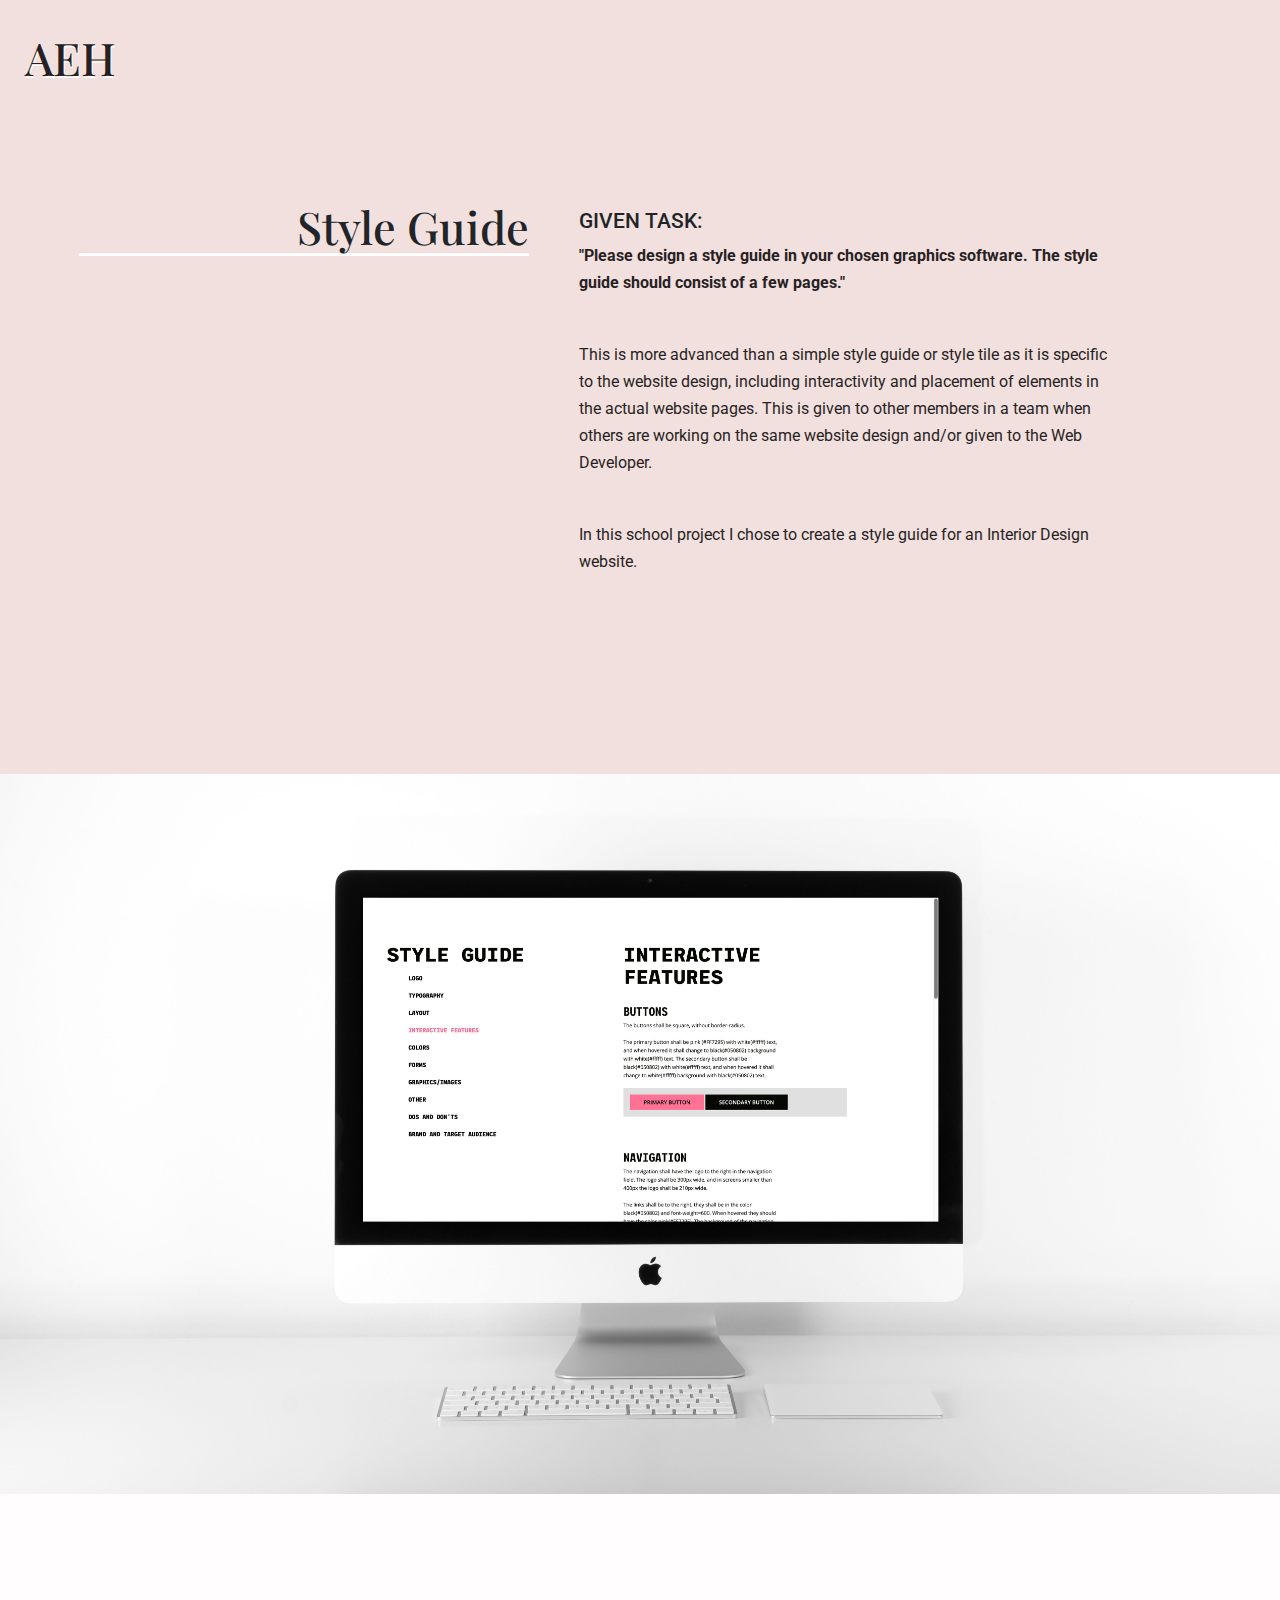
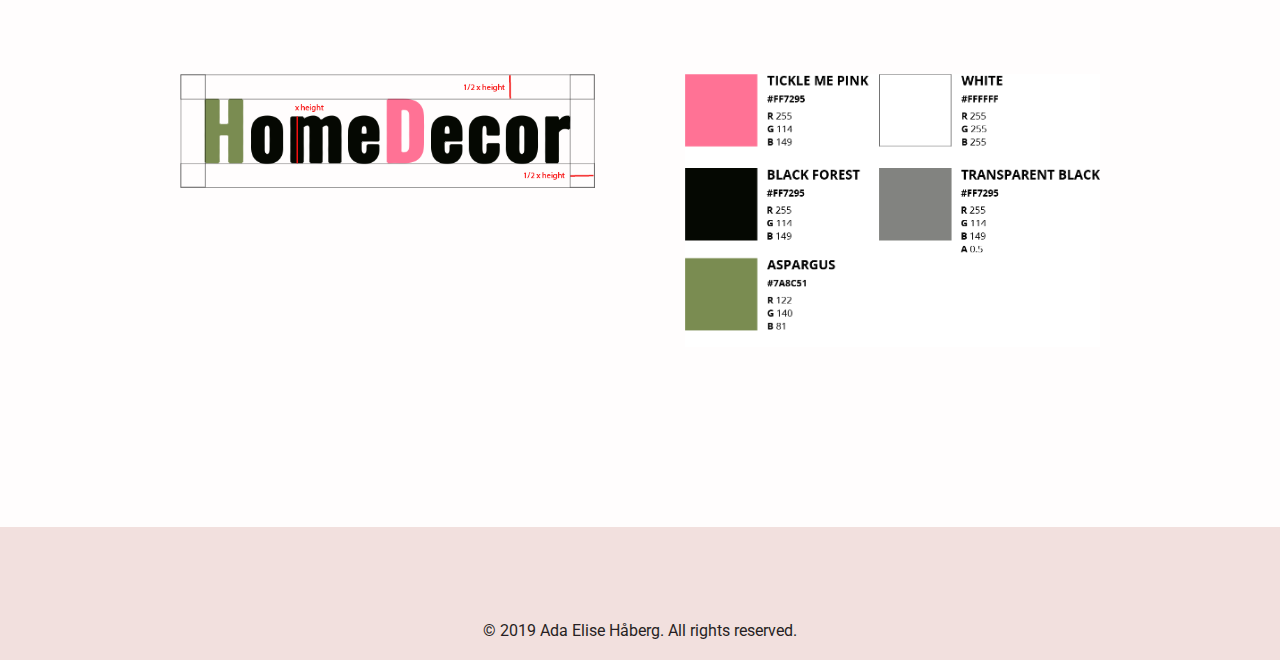
<file: projects/style-guide-sp.html>
<!doctype html>
<html lang="en">
  <head>
    <!-- Required meta tags -->
    <meta charset="utf-8">
    <meta name="viewport" content="width=device-width, initial-scale=1, shrink-to-fit=no">

    <!-- Bootstrap CSS -->
    <link rel="stylesheet" href="https://stackpath.bootstrapcdn.com/bootstrap/4.3.1/css/bootstrap.min.css" integrity="sha384-ggOyR0iXCbMQv3Xipma34MD+dH/1fQ784/j6cY/iJTQUOhcWr7x9JvoRxT2MZw1T" crossorigin="anonymous">
    <link rel="stylesheet" href="https://use.fontawesome.com/releases/v5.8.1/css/all.css" integrity="sha384-50oBUHEmvpQ+1lW4y57PTFmhCaXp0ML5d60M1M7uH2+nqUivzIebhndOJK28anvf" crossorigin="anonymous">
    <link rel="stylesheet" href="./../styles/styles.css">
    <title>Portfolio, Front-end Developer - Ada Elise Håberg</title>
  </head>
  <body>
    <div class="[ container-fluid ][ portfolio ]">

        <!--_____LOGO_____-->
        <div class="[ logo ]">
            <a class="[ logo__link ]" href="./../index.html"><h1 class="[ logo__name ]">AEH</h1></a>
        </div>

        <!--_____SOCIAL_____-->
        <div class="[ social ]">
            <a class="[ social__link ]" href="https://github.com/adahab91" target="_blank"><i class="[ fab fa-github ][ social__icon ]"></i></a> 
            <a class="[ social__link ]" href="https://www.facebook.com/ada.haberg" target="_blank"><i class="[ fab fa-facebook ][ social__icon ]"></i></a> 
            <a class="[ social__link ]" href="#" target="_blank"><i class="[ fab fa-instagram ][ social__icon ]"></i></a>
        </div>

        <!--_____INFORMATION ABOUT PROJECT_____-->
        <div class="[ row mx-0 ][ project-page ]">
            <div class="[ col-md-5 ][ project-page__heading-container ]">
                <h1 class="[ portfolio__heading project-page__heading ]" >Style Guide </h1>
            </div>
            <div class="[ col-md-7 ][ project-page__text-container ]">
                <h3 class="[ project-page__heading--medium ]" >Given task: </h3>
                <p class="[ project-page__text ]"><strong>
                    "Please design a style guide in your chosen graphics software. The style guide should consist of a few pages." 
                </strong></p>
                <p class="[ project-page__text ]" >
                    This is more advanced than a simple style guide or style tile as it is specific to the website design, including interactivity and placement of elements in the actual website pages. This is given to other members in a team when others are working on the same website design and/or given to the Web Developer.
                </p>

                <p class="[ project-page__text ]" >
                    In this school project I chose to create a style guide for an Interior Design website.
                </p>
            </div>
        </div>
    </div>


    <!--_____FULL VW IMAGE_____-->
    <div class="[ col-12 ][ project-page__vw-image-container ]">
        <img class="[ project-page__vw-image ]" src="./../img/projects/style-guide/styleguide-imac-lg">
    </div>
    

    <!--_____OTHER CONTENT, IMAGES ETC_____-->
    <div class="[ container-fluid ][ style-guide__container ]">
        <div class="[ row mx-0 ][ style-guide__row ]">
            <div class="[ col-md-6 ][ style-guide__img-container ]">
                <img class="[ img-fluid ]" src="./../img/projects/style-guide/logospacing.png">
            </div>
            <div class="[ col-md-6 ][ style-guide__img-container ]">
                <img class="[ img-fluid ]" src="./../img/projects/style-guide/colors.png">
            </div>
        </div>
    </div>



    <!--_____FOOTER_____-->
    <div class="[ container ][ footer ]">
        <p class="[ footer__text ]">© 2019 Ada Elise Håberg. All rights reserved. </p>
    </div>

    <!-- Optional JavaScript -->
    <!-- jQuery first, then Popper.js, then Bootstrap JS -->
    <script src="https://code.jquery.com/jquery-3.3.1.slim.min.js" integrity="sha384-q8i/X+965DzO0rT7abK41JStQIAqVgRVzpbzo5smXKp4YfRvH+8abtTE1Pi6jizo" crossorigin="anonymous"></script>
    <script src="https://cdnjs.cloudflare.com/ajax/libs/popper.js/1.14.7/umd/popper.min.js" integrity="sha384-UO2eT0CpHqdSJQ6hJty5KVphtPhzWj9WO1clHTMGa3JDZwrnQq4sF86dIHNDz0W1" crossorigin="anonymous"></script>
    <script src="https://stackpath.bootstrapcdn.com/bootstrap/4.3.1/js/bootstrap.min.js" integrity="sha384-JjSmVgyd0p3pXB1rRibZUAYoIIy6OrQ6VrjIEaFf/nJGzIxFDsf4x0xIM+B07jRM" crossorigin="anonymous"></script>
    <!-- <script src="./scripts/overlay.js"></script> -->
</body>
</html>
</file>
<file: styles/styles.css>
@import url("https://fonts.googleapis.com/css?family=Playfair+Display:700,900|Roboto:100,400,500");
.overlay {
  position: absolute;
  top: 0;
  left: 0;
  width: 100%;
  height: 100%;
  transition: all 0.5s;
}
.overlay:hover {
  transition: all 0.5s;
}
.overlay--1 {
  color: #fffdfd;
}
.overlay--1:hover {
  background-color: rgba(89, 68, 64, 0.9);
}
.overlay--2 {
  color: #f2e0de;
}
.overlay--2:hover {
  background-color: rgba(216, 114, 91, 0.9);
}
.overlay--3 {
  color: #271f23;
}
.overlay--3:hover {
  background-color: rgba(242, 224, 222, 0.9);
}
.overlay--4 {
  color: #f2a391;
}
.overlay--4:hover {
  background-color: rgba(39, 31, 35, 0.9);
}
.overlay__link {
  cursor: default;
}

.label {
  font-family: "Roboto", sans-serif;
  font-size: 1.3em;
  text-transform: uppercase;
  position: absolute;
  top: 20px;
  left: -200px;
  transition: all 0.5s;
  opacity: 0;
  margin: 0;
}
@media screen and (max-width: 1200px) {
  .label {
    font-size: 1em;
  }
}

.overlay:hover .label {
  top: 20px;
  left: 20px;
  animation: slidein-title 0.5s 1s 1;
  transition: all 0.7s;
  opacity: 1;
}

.title {
  font-family: "Playfair Display", serif;
  font-size: 45px;
  position: absolute;
  bottom: 20px;
  right: -300px;
  opacity: 0;
  transition: all 0.5s;
  margin: 0;
}
@media screen and (max-width: 1200px) {
  .title {
    font-size: 35px;
  }
}

.overlay:hover .title {
  bottom: 20px;
  right: 20px;
  opacity: 1;
  animation: slidein-title 0.5s 1s 1;
  transition: all 0.7s;
}

.game-of-boards-sp {
  background: url(../img/projects/game-of-boards/index.png) center center no-repeat;
  background-size: cover;
}

.style-guide-sp {
  background: url(../img/projects/style-guide/styleguide-imac.jpg) center center no-repeat;
  background-size: cover;
}

.angular-app-sp {
  background: #fffdfd url(../img/projects/mtg-cards-sp/mtg-logo.png) center center no-repeat;
  background-size: contain;
}

.letha-sp {
  background: url(../img/projects/letha-sp/frontpg.jpg) center top no-repeat;
  background-size: cover;
}

.science-museum-sp {
  background: url(../img/projects/science-museum-sp/index.jpg) center top no-repeat;
  background-size: cover;
}

.social-project__github {
  position: absolute;
  top: 5%;
  right: 5%;
}
.social-project__mail {
  position: absolute;
  top: 5%;
  right: 25%;
}

.social {
  text-align: right;
}
.social__link {
  position: fixed;
  z-index: 2;
}
.social__link:hover {
  cursor: pointer;
}
.social__link--github {
  position: fixed;
  top: 35%;
  right: 1.5%;
}
@media screen and (max-width: 992px) {
  .social__link--github {
    position: absolute;
    top: 40px;
    right: 20px;
  }
}
.social__link--mail {
  position: fixed;
  top: 45%;
  right: 1.5%;
}
@media screen and (max-width: 992px) {
  .social__link--mail {
    position: absolute;
    top: 40px;
    right: 80px;
  }
}
.social__icon {
  font-size: 1.6em;
  color: #271f23;
}
.social__icon:hover {
  color: #d8725b;
}
.social__icon--pink {
  color: #d8725b;
}

.back-to-top {
  position: fixed;
  bottom: 5%;
  right: 1.5%;
  font-size: 1.6em;
  color: #271f23;
}
.back-to-top:hover {
  cursor: pointer;
  color: #d8725b;
  animation-name: bounce;
  animation-duration: 1s;
  animation-iteration-count: infinite;
  animation-timing-function: ease-in;
}
.back-to-top--pink {
  color: #d8725b;
}
@media screen and (max-width: 992px) {
  .back-to-top {
    display: none;
  }
}

@keyframes bounce {
  0% {
    margin-bottom: 0px;
  }
  50% {
    margin-bottom: 7px;
  }
  100% {
    margin-bottom: 0px;
  }
}
.read-more {
  font-weight: 500;
  border-bottom: 3px solid #fffdfd;
  margin-top: 5%;
  margin-bottom: 0;
  padding-bottom: 1%;
}
.read-more:hover {
  cursor: pointer;
  color: #f2a391;
}
.read-more__arrow {
  padding-left: 10px;
}
.read-more__text {
  line-height: 3em;
  padding: 5% 10%;
}

.toggle {
  border-bottom: 3px solid #fffdfd;
  display: none;
  background-color: #fffdfd;
}
.toggle__title {
  padding-top: 5%;
}

.logo {
  position: absolute;
  top: 30px;
  left: 25px;
}
.logo__name {
  color: #271f23;
  font-family: "Playfair Display", serif;
  font-size: 45px;
  text-shadow: 1px 2px white;
}
@media screen and (max-width: 350px) {
  .logo__name {
    font-size: 35px;
  }
}
.logo__name:hover {
  text-decoration: none;
  cursor: pointer;
}
.logo__link:hover {
  text-decoration: none;
}

.project-page {
  margin-top: 15vh;
  margin-bottom: 10vh;
  overflow: hidden;
}
@media screen and (max-width: 450px) {
  .project-page {
    margin-top: 25vh;
  }
}
.project-page__heading {
  text-align: right;
  border-bottom: 3px solid #fffdfd;
}
@media screen and (max-width: 767px) {
  .project-page__heading {
    text-align: left;
  }
}
.project-page__heading--medium {
  font-family: "Roboto", sans-serif;
  font-size: 1.3em;
  text-transform: uppercase;
}
@media screen and (max-width: 450px) {
  .project-page__heading--medium {
    font-size: 1.2em;
  }
}
.project-page__text-container {
  margin-top: 10px;
  padding-left: 3%;
}
@media screen and (max-width: 767px) {
  .project-page__text-container {
    margin-top: 10vh;
  }
}
@media screen and (max-width: 450px) {
  .project-page__text-container {
    padding: 10px;
    margin-top: 1vh;
  }
}
.project-page__text {
  padding-right: 10vh;
  font-weight: 400;
  margin-bottom: 5vh;
}
@media screen and (max-width: 767px) {
  .project-page__text {
    padding-right: 0;
  }
}
.project-page__vw-image-container {
  margin: 0;
  padding: 0;
  z-index: 2;
}
.project-page__vw-image {
  width: 100%;
}
.project-page__goto {
  text-align: center;
  margin-top: 15vh;
  margin-bottom: 10vh;
}
.project-page__goto--link {
  color: #d8725b;
}
.project-page__goto--link:hover {
  color: #f2a391;
  text-decoration: none;
}

.game-of-boards__container {
  margin: 0;
  padding: 15vh;
  background-color: #fffdfd;
}
@media screen and (max-width: 1200px) {
  .game-of-boards__container {
    padding: 4vh;
  }
}
@media screen and (max-width: 450px) {
  .game-of-boards__container {
    padding: 0;
  }
}
.game-of-boards__img-container {
  padding: 5vh;
}

.style-guide__container {
  margin: 0;
  padding: 15vh;
  background-color: #fffdfd;
}
@media screen and (max-width: 450px) {
  .style-guide__container {
    padding: 0;
  }
}
.style-guide__img-container {
  padding: 5vh;
}

.letha__carousel {
  padding: 0;
  z-index: 2;
}

.science-museum__container {
  margin: 0;
  padding: 15vh;
  background-color: #fffdfd;
}
@media screen and (max-width: 1200px) {
  .science-museum__container {
    padding: 4vh;
  }
}
@media screen and (max-width: 450px) {
  .science-museum__container {
    padding: 0;
  }
}
.science-museum__img {
  filter: invert(100);
}
.science-museum__img-container {
  padding: 5vh;
}

body {
  background-color: #f2e0de;
}

p {
  font-family: "Roboto", sans-serif;
  font-weight: 400;
  color: #271f23;
  line-height: 27px;
}
@media screen and (max-width: 450px) {
  p {
    font-size: 0.85em;
  }
}

h1:hover, h2:hover, h3:hover, p:hover {
  cursor: default;
}

.portfolio {
  padding: 5%;
  overflow: hidden;
}
.portfolio__heading {
  font-size: 45px;
  font-family: "Playfair Display", serif;
}
@media screen and (max-width: 450px) {
  .portfolio__heading {
    font-size: 33px;
  }
}

.personal-info {
  margin-left: auto;
  margin-right: auto;
  margin-top: 5vh;
  text-align: center;
  margin-bottom: 10vh;
  position: relative;
  padding-left: 0;
  padding-right: 0;
}
@media screen and (max-width: 450px) {
  .personal-info {
    margin-top: 15vh;
  }
}
.personal-info__image {
  width: 200px;
  border-radius: 100px;
  border: 3px solid #fffdfd;
}
@media screen and (max-width: 450px) {
  .personal-info__image {
    width: 170px;
  }
}
.personal-info__name {
  font-family: "Playfair Display", serif;
  font-size: 45px;
  margin-top: 30px;
  text-shadow: 1px 2px white;
}
@media screen and (max-width: 450px) {
  .personal-info__name {
    font-size: 35px;
  }
}
.personal-info__title {
  font-family: "Roboto", sans-serif;
  font-weight: 400;
  text-transform: uppercase;
  font-size: 1.3em;
}
@media screen and (max-width: 450px) {
  .personal-info__title {
    font-size: 1.1em;
  }
}
.personal-info__text {
  margin-top: 30px;
}
.personal-info__skills {
  display: inline-block;
  margin: 0 15px;
  border-bottom: 2px solid #f2a391;
}

.project {
  position: relative;
  display: block;
  overflow: hidden;
  border: 3px solid #fffdfd;
  padding: 0;
  height: 100%;
}
.project--large {
  height: 38vw;
  max-height: 594px;
  padding: 15px;
}
@media screen and (max-width: 767px) {
  .project--large {
    height: 50vh;
  }
}
.project--small {
  height: 50%;
  padding: 15px;
}
.project__text {
  display: flex;
  justify-content: center;
  align-items: center;
  background-color: #d8725b;
  color: #f2e0de;
}

.small-project-container {
  padding: 0;
  height: 38vw;
  max-height: 594px;
}
@media screen and (max-width: 767px) {
  .small-project-container {
    height: 100vh;
  }
}

.footer {
  margin-top: 10vh;
}
.footer__text {
  text-align: center;
}

/*# sourceMappingURL=styles.css.map */
</file>
